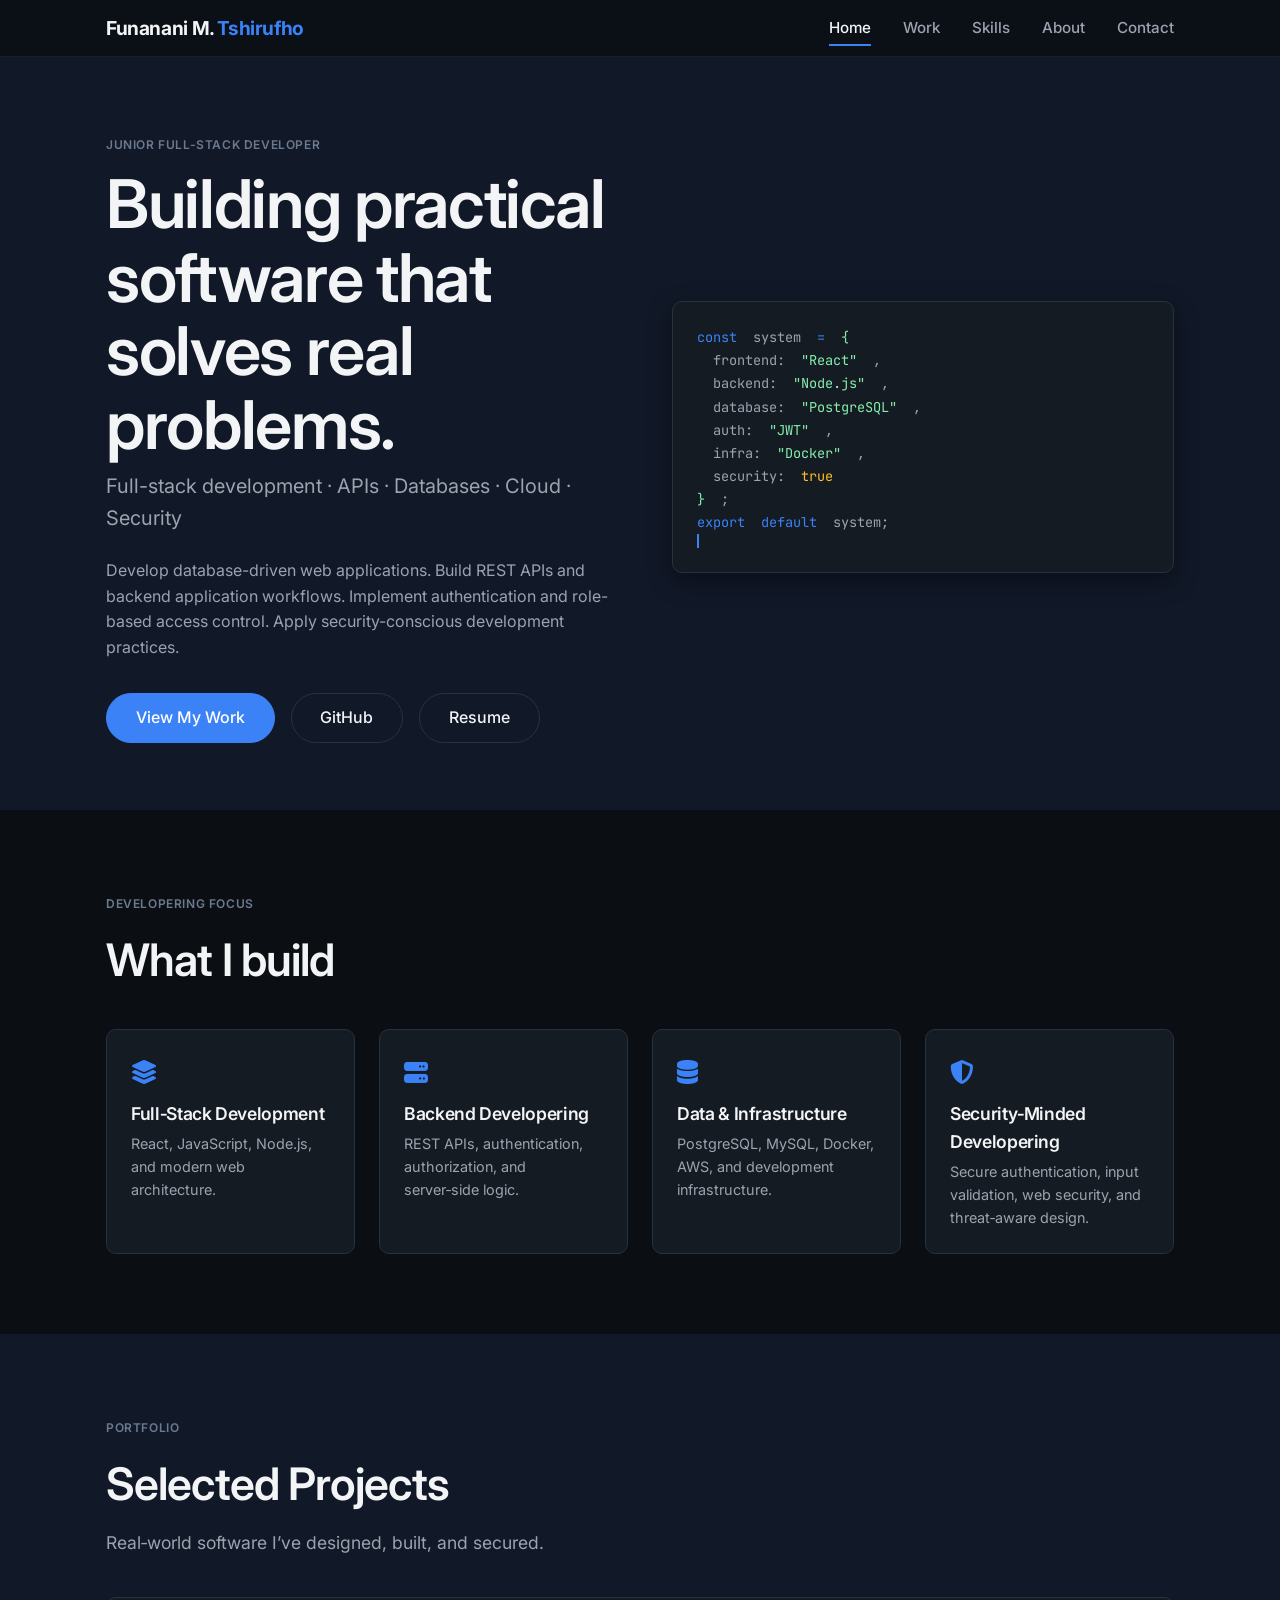
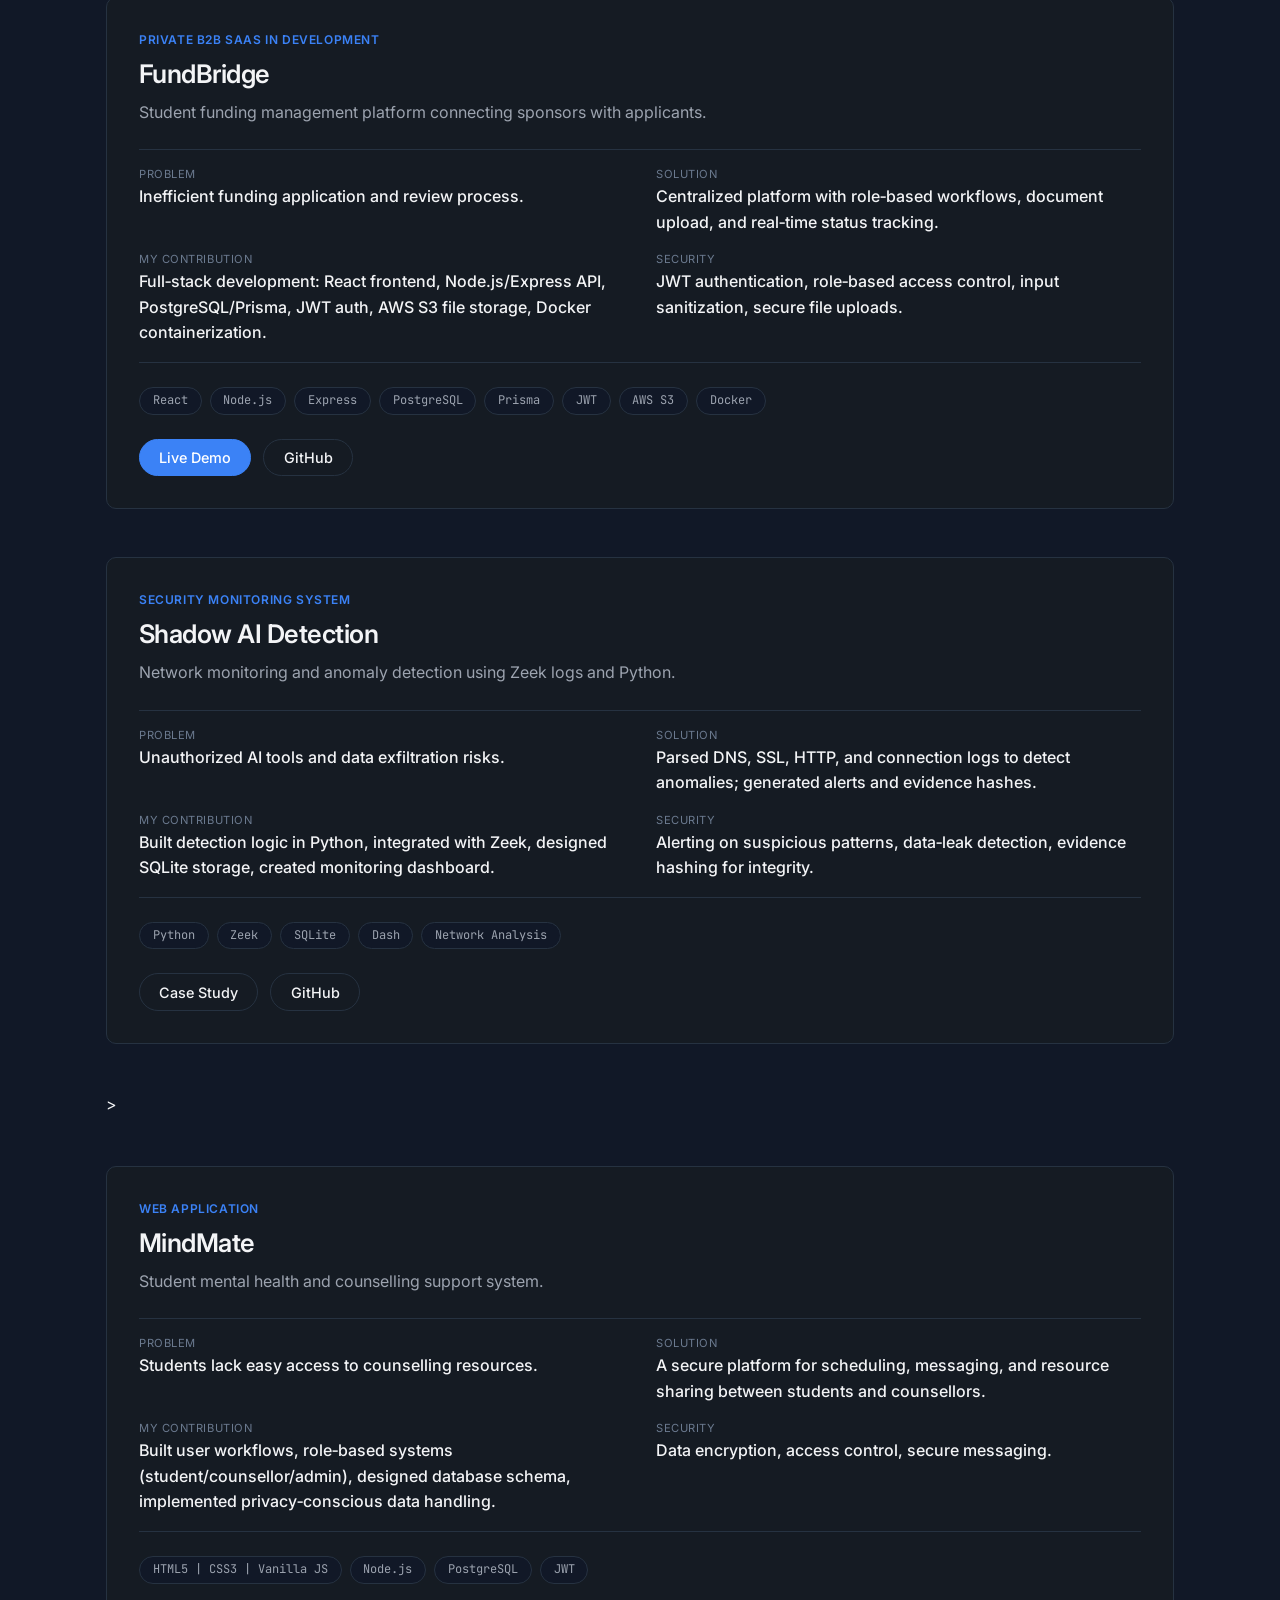
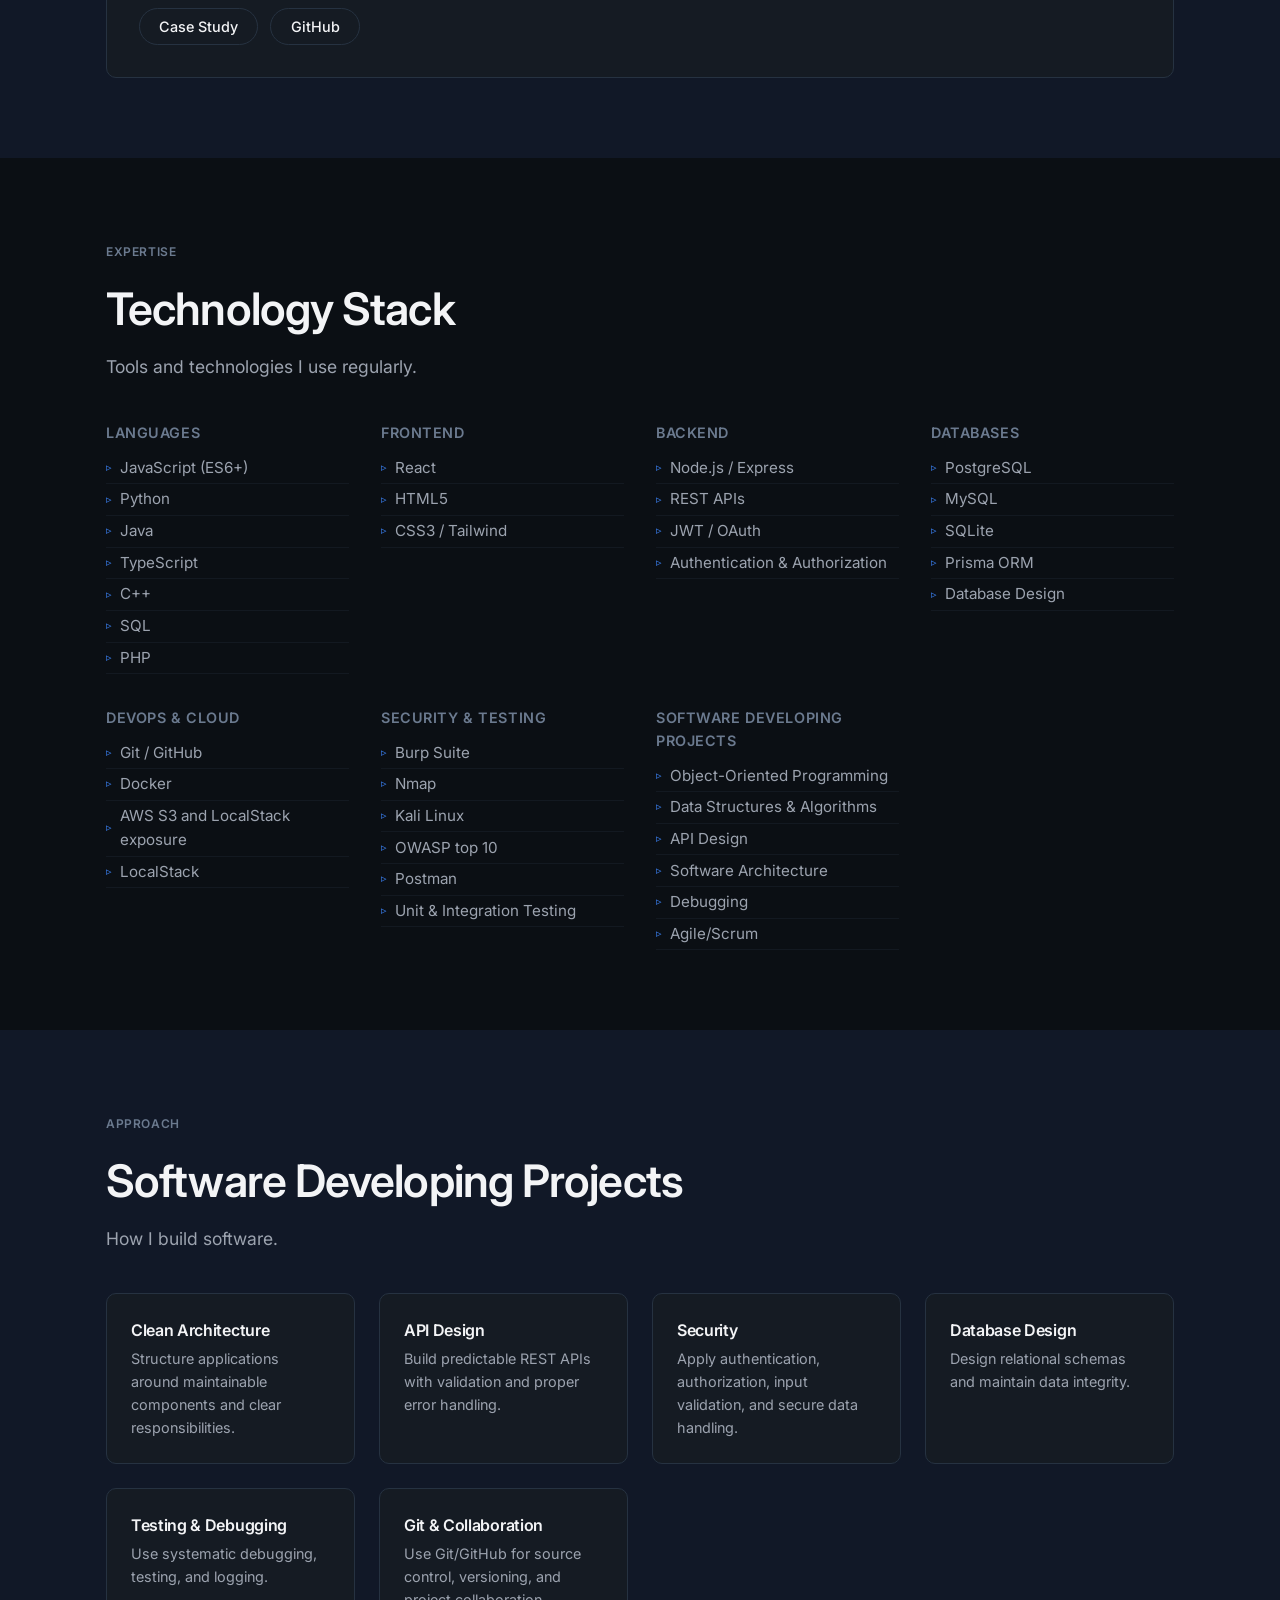
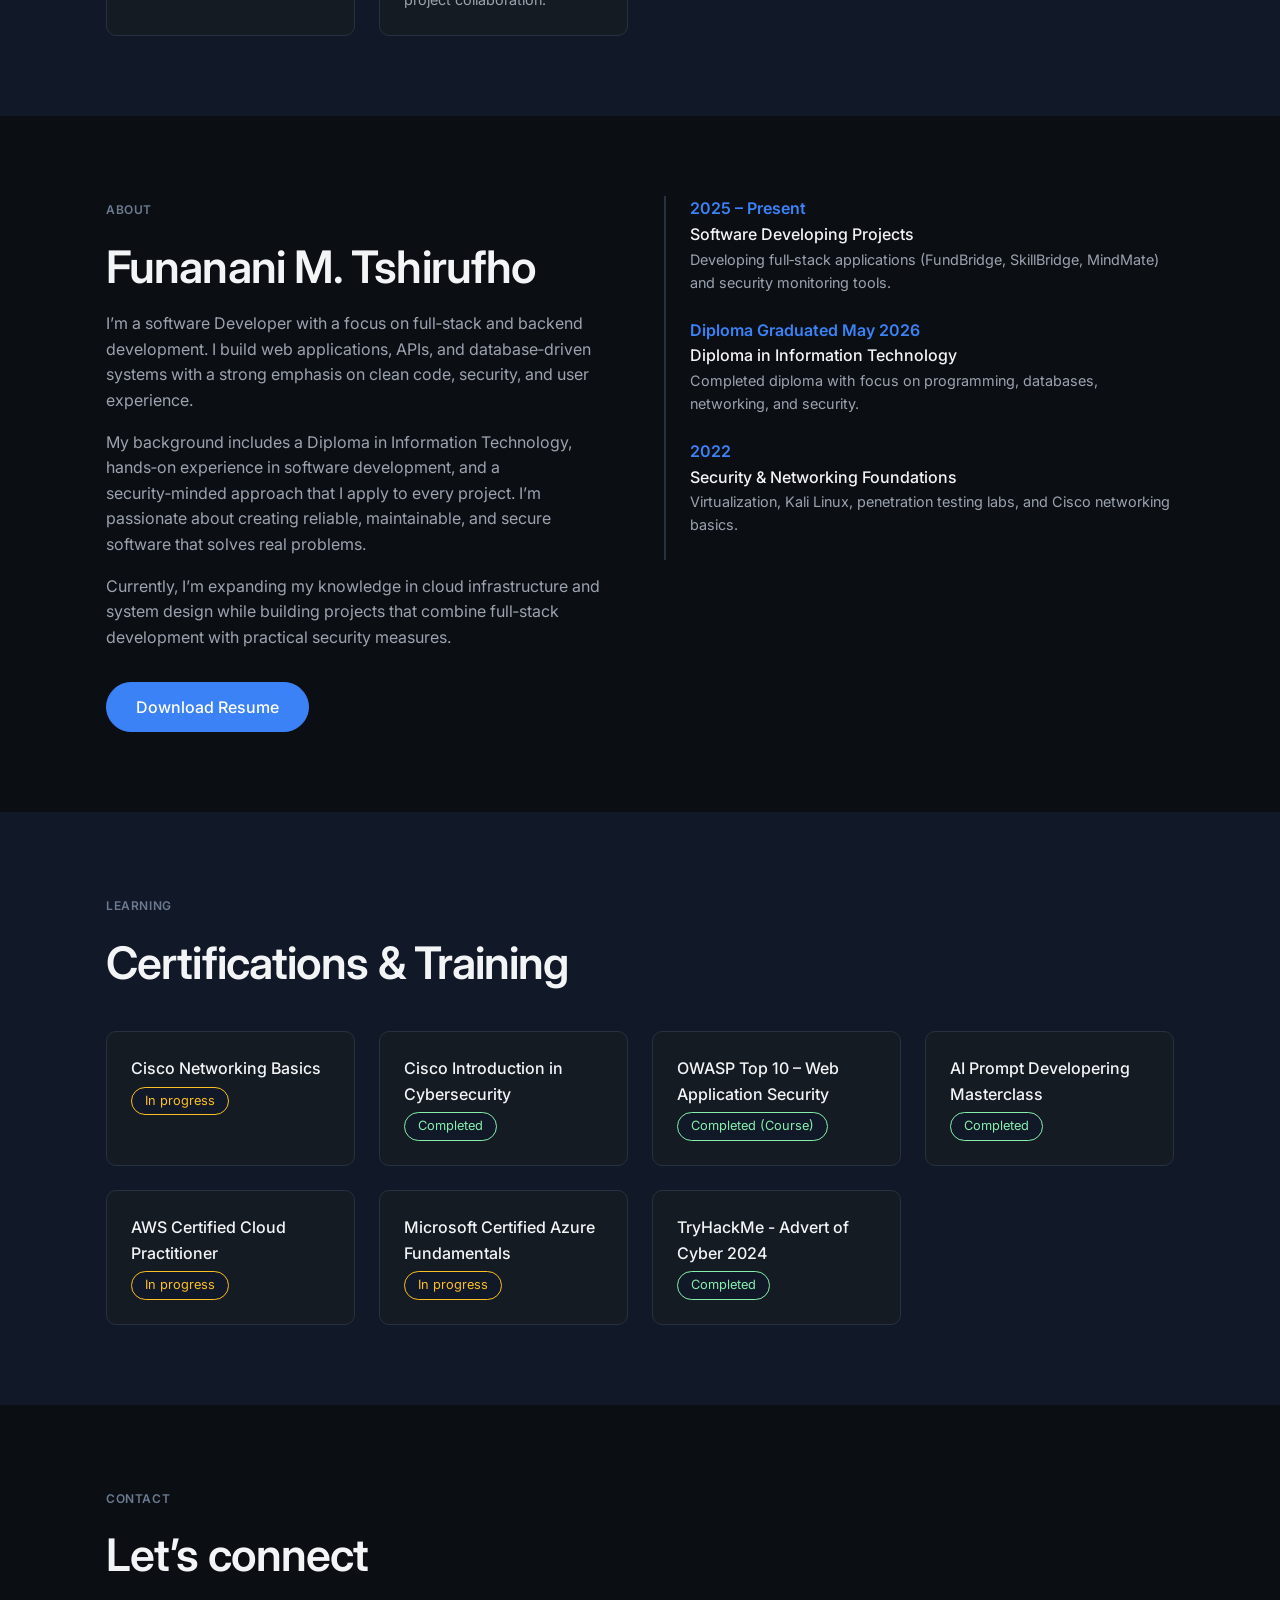
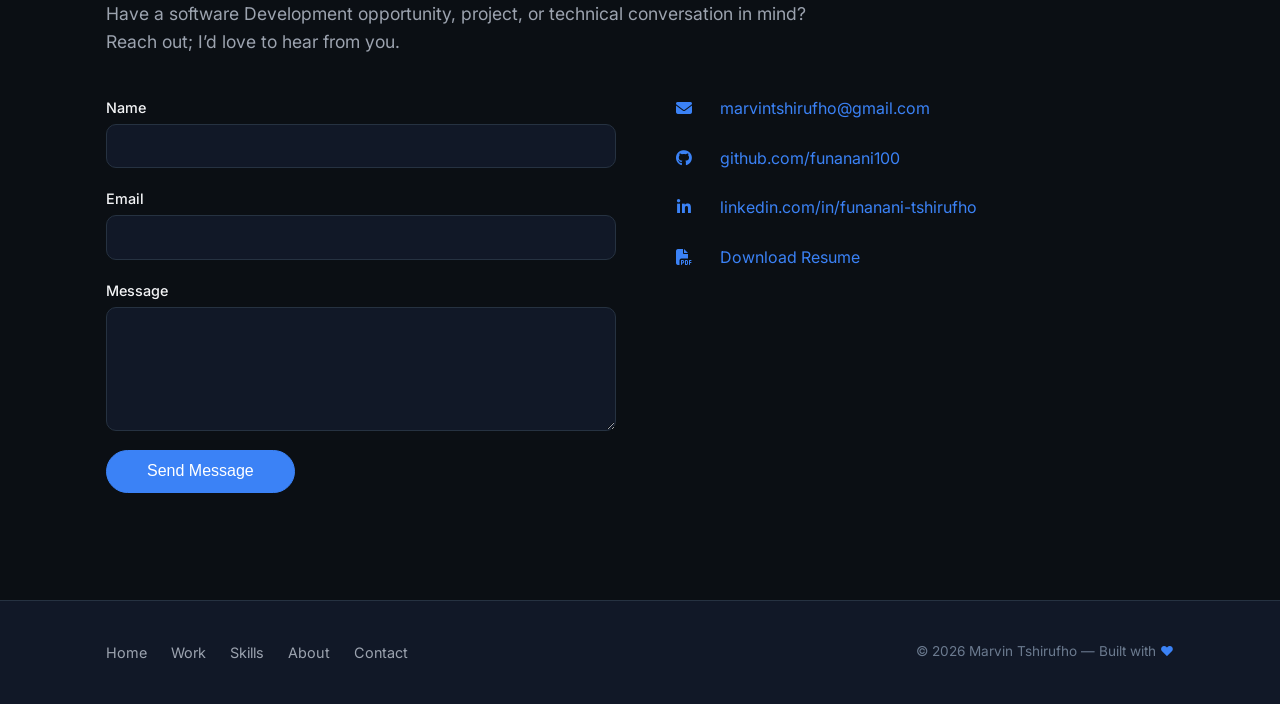
<file: index.html>
<!DOCTYPE html>
<html lang="en">
<head>
  <meta charset="UTF-8" />
  <meta name="viewport" content="width=device-width, initial-scale=1.0" />
  <title>Marvin Tshirufho; Junior Full-Stack Developer</title>
  <meta name="description" content="Software Developer building full-stack applications, backend systems, and secure web solutions." />
  <meta name="author" content="Marvin Tshirufho" />
  <meta name="robots" content="index, follow" />

  <!-- Open Graph -->
  <meta property="og:title" content="Marvin Tshirufho; Software Developer" />
  <meta property="og:description" content="Full-stack developer with a security mindset. Building APIs, databases, and cloud-native systems." />
  <meta property="og:type" content="website" />

  <!-- Fonts -->
  <link rel="preconnect" href="https://fonts.googleapis.com" />
  <link rel="preconnect" href="https://fonts.gstatic.com" crossorigin />
  <link href="https://fonts.googleapis.com/css2?family=Inter:ital,opsz,wght@0,14..32,100..900;1,14..32,100..900&family=JetBrains+Mono:wght@400;500;600&display=swap" rel="stylesheet" />

  <!-- Font Awesome (optional, but keep for icons) -->
  <link rel="stylesheet" href="https://cdnjs.cloudflare.com/ajax/libs/font-awesome/6.5.0/css/all.min.css" />
    <!-- Stylesheet -->
    <link rel="stylesheet" href="styles.css" />
    

</head>

<body>

  <!-- ===== HEADER ===== -->
  <header>
    <div class="container header-inner">
      <a href="#" class="logo">Funanani M.<span> Tshirufho</span></a>
      <nav id="main-nav" aria-label="Main navigation">
        <a href="#home" aria-current="page">Home</a>
        <a href="#work">Work</a>
        <a href="#skills">Skills</a>
        <a href="#about">About</a>
        <a href="#contact">Contact</a>
      </nav>
      <button class="nav-toggle" id="navToggle" aria-expanded="false" aria-controls="main-nav" aria-label="Toggle navigation">
        <i class="fas fa-bars" aria-hidden="true"></i>
      </button>
    </div>
  </header>

  <!-- ===== HERO ===== -->
  <section class="hero" id="home">
    <div class="container hero-content">
      <div class="hero-text">
        <span class="section-label">Junior Full-Stack Developer</span>
        <h1>Building practical software that solves real problems.</h1>
        <p class="hero-tagline">Full-stack development · APIs · Databases · Cloud · Security</p>
        <p>
          Develop database-driven web applications.
          Build REST APIs and backend application workflows.
          Implement authentication and role-based access control.
          Apply security-conscious development practices.
        </p>
        <div class="hero-actions">
          <a href="#work" class="btn btn-primary">View My Work</a>
          <a href="https://github.com/funanani100" target="_blank" rel="noopener noreferrer" class="btn btn-outline">GitHub</a>
          <a href="assets/documents/Funanani_Tshirufho_Software_Developer_CV.pdf" class="btn btn-outline">Resume</a>
        </div>
      </div>
      <div class="hero-visual" aria-hidden="true">
        <div class="line"><span class="hl">const</span> system <span class="hl">=</span> <span class="str">{</span></div>
        <div class="line">&nbsp;&nbsp;frontend: <span class="str">"React"</span>,</div>
        <div class="line">&nbsp;&nbsp;backend: <span class="str">"Node.js"</span>,</div>
        <div class="line">&nbsp;&nbsp;database: <span class="str">"PostgreSQL"</span>,</div>
        <div class="line">&nbsp;&nbsp;auth: <span class="str">"JWT"</span>,</div>
        <div class="line">&nbsp;&nbsp;infra: <span class="str">"Docker"</span>,</div>
        <div class="line">&nbsp;&nbsp;security: <span class="num">true</span></div>
        <div class="line"><span class="str">}</span>;</div>
        <div class="line"><span class="hl">export</span> <span class="hl">default</span> system;</div>
        <div class="line"><span class="cursor"></span></div>
      </div>
    </div>
  </section>

  <!-- ===== DeveloperING SNAPSHOT ===== -->
  <section>
    <div class="container">
      <span class="section-label">Developering focus</span>
      <h2 class="section-title">What I build</h2>
      <div class="snapshot-grid">
        <div class="snapshot-card reveal">
          <span class="icon"><i class="fas fa-layer-group"></i></span>
          <h3>Full‑Stack Development</h3>
          <p>React, JavaScript, Node.js, and modern web architecture.</p>
        </div>
        <div class="snapshot-card reveal">
          <span class="icon"><i class="fas fa-server"></i></span>
          <h3>Backend Developering</h3>
          <p>REST APIs, authentication, authorization, and server‑side logic.</p>
        </div>
        <div class="snapshot-card reveal">
          <span class="icon"><i class="fas fa-database"></i></span>
          <h3>Data &amp; Infrastructure</h3>
          <p>PostgreSQL, MySQL, Docker, AWS, and development infrastructure.</p>
        </div>
        <div class="snapshot-card reveal">
          <span class="icon"><i class="fas fa-shield-alt"></i></span>
          <h3>Security‑Minded Developering</h3>
          <p>Secure authentication, input validation, web security, and threat‑aware design.</p>
        </div>
      </div>
    </div>
  </section>

  <!-- ===== SELECTED WORK ===== -->
  <section id="work" style="background: var(--bg-secondary);">
    <div class="container">
      <span class="section-label">Portfolio</span>
      <h2 class="section-title">Selected Projects</h2>
      <p class="section-subtitle">Real‑world software I’ve designed, built, and secured.</p>

      <div class="projects-grid">

        <!-- FundBridge -->
        <article class="project-card reveal">
          <div class="card-body">
            <div class="category">Private B2B SaaS in development</div>
            <h3>FundBridge</h3>
            <p class="project-description">
              Student funding management platform connecting sponsors with applicants.
            </p>
            <div class="project-details">
              <div class="detail-item">
                <span class="label">Problem</span>
                <span class="value">Inefficient funding application and review process.</span>
              </div>
              <div class="detail-item">
                <span class="label">Solution</span>
                <span class="value">Centralized platform with role‑based workflows, document upload, and real‑time status tracking.</span>
              </div>
              <div class="detail-item">
                <span class="label">My contribution</span>
                <span class="value">Full‑stack development: React frontend, Node.js/Express API, PostgreSQL/Prisma, JWT auth, AWS S3 file storage, Docker containerization.</span>
              </div>
              <div class="detail-item">
                <span class="label">Security</span>
                <span class="value">JWT authentication, role‑based access control, input sanitization, secure file uploads.</span>
              </div>
            </div>
            <div class="tech-tags">
              <span>React</span><span>Node.js</span><span>Express</span><span>PostgreSQL</span><span>Prisma</span><span>JWT</span><span>AWS S3</span><span>Docker</span>
            </div>
            <div class="actions">
              <a href="#" class="btn btn-primary">Live Demo</a>
              <a href="https://github.com/funanani100/fundbridge" target="_blank" rel="noopener noreferrer" class="btn btn-outline">GitHub</a>
            </div>
          </div>
        </article>

        <!-- Shadow AI Detection -->
        <article class="project-card reveal">
          <div class="card-body">
            <div class="category">Security Monitoring System</div>
            <h3>Shadow AI Detection</h3>
            <p class="project-description">
              Network monitoring and anomaly detection using Zeek logs and Python.
            </p>
            <div class="project-details">
              <div class="detail-item">
                <span class="label">Problem</span>
                <span class="value">Unauthorized AI tools and data exfiltration risks.</span>
              </div>
              <div class="detail-item">
                <span class="label">Solution</span>
                <span class="value">Parsed DNS, SSL, HTTP, and connection logs to detect anomalies; generated alerts and evidence hashes.</span>
              </div>
              <div class="detail-item">
                <span class="label">My contribution</span>
                <span class="value">Built detection logic in Python, integrated with Zeek, designed SQLite storage, created monitoring dashboard.</span>
              </div>
              <div class="detail-item">
                <span class="label">Security</span>
                <span class="value">Alerting on suspicious patterns, data‑leak detection, evidence hashing for integrity.</span>
              </div>
            </div>
            <div class="tech-tags">
              <span>Python</span><span>Zeek</span><span>SQLite</span><span>Dash</span><span>Network Analysis</span>
            </div>
            <div class="actions">
              <a href="shadow-ai-case-study.html" class="btn btn-outline">Case Study</a>
              <a href="https://github.com/funanani100/shadow-ai" target="_blank" rel="noopener noreferrer" class="btn btn-outline">GitHub</a>
            </div>
          </div>
        </article>
>

        <!-- MindMate -->
        <article class="project-card reveal">
          <div class="card-body">
            <div class="category">Web Application</div>
            <h3>MindMate</h3>
            <p class="project-description">
              Student mental health and counselling support system.
            </p>
            <div class="project-details">
              <div class="detail-item">
                <span class="label">Problem</span>
                <span class="value">Students lack easy access to counselling resources.</span>
              </div>
              <div class="detail-item">
                <span class="label">Solution</span>
                <span class="value">A secure platform for scheduling, messaging, and resource sharing between students and counsellors.</span>
              </div>
              <div class="detail-item">
                <span class="label">My contribution</span>
                <span class="value">Built user workflows, role‑based systems (student/counsellor/admin), designed database schema, implemented privacy‑conscious data handling.</span>
              </div>
              <div class="detail-item">
                <span class="label">Security</span>
                <span class="value">Data encryption, access control, secure messaging.</span>
              </div>
            </div>
            <div class="tech-tags">
              <span>HTML5 | CSS3 | Vanilla JS</span><span>Node.js</span><span>PostgreSQL</span><span>JWT</span>
            </div>
            <div class="actions">
              <a href="#" class="btn btn-outline">Case Study</a>
              <a href="https://github.com/Funanani100/student-mental-health-support-system" target="_blank" rel="noopener noreferrer" class="btn btn-outline">GitHub</a>
            </div>
          </div>
        </article>

      </div>
    </div>
  </section>

  <!-- ===== TECHNOLOGY STACK ===== -->
  <section id="skills">
    <div class="container">
      <span class="section-label">Expertise</span>
      <h2 class="section-title">Technology Stack</h2>
      <p class="section-subtitle">Tools and technologies I use regularly.</p>

      <div class="stack-grid">
        <div class="stack-category">
          <h4>Languages</h4>
          <ul>
            <li>JavaScript (ES6+)</li>
            <li>Python</li>
            <li>Java</li>
            <li>TypeScript</li>
            <li>C++</li>
            <li>SQL</li>
            <li>PHP</li>
          </ul>
        </div>
        <div class="stack-category">
          <h4>Frontend</h4>
          <ul>
            <li>React</li>
            <li>HTML5</li>
            <li>CSS3 / Tailwind</li>
          </ul>
        </div>
        <div class="stack-category">
          <h4>Backend</h4>
          <ul>
            <li>Node.js / Express</li>
            <li>REST APIs</li>
            <li>JWT / OAuth</li>
            <li>Authentication & Authorization </li>
          </ul>
        </div>
        <div class="stack-category">
          <h4>Databases</h4>
          <ul>
            <li>PostgreSQL</li>
            <li>MySQL</li>
            <li>SQLite</li>
            <li>Prisma ORM</li>
            <li>Database Design</li>
          </ul>
        </div>
        <div class="stack-category">
          <h4>DevOps &amp; Cloud</h4>
          <ul>
            <li>Git / GitHub</li>
            <li>Docker</li>
            <li>AWS S3 and LocalStack exposure</li>
            <li>LocalStack</li>
          </ul>
        </div>
        <div class="stack-category">
          <h4>Security &amp; Testing</h4>
          <ul>
            <li>Burp Suite</li>
            <li>Nmap</li>
            <li>Kali Linux</li>
            <li>OWASP top 10</li>
            <li>Postman</li>
            <li>Unit & Integration Testing</li>
          </ul>
        </div>
        <div class="stack-category">
          <h4>Software Developing Projects</h4>
          <ul>
            <li>Object-Oriented Programming</li>
            <li>Data Structures & Algorithms</li>
            <li>API Design</li>
            <li>Software Architecture</li>
            <li>Debugging</li>
            <li>Agile/Scrum</li>
          </ul>
        </div>
      </div>
    </div>
  </section>

  <!-- ===== DeveloperING PRACTICES ===== -->
  <section style="background: var(--bg-secondary);">
    <div class="container">
      <span class="section-label">Approach</span>
      <h2 class="section-title">Software Developing Projects</h2>
      <p class="section-subtitle">How I build software.</p>
      <div class="practices-grid">
        <div class="practice-card reveal">
          <h4>Clean Architecture</h4>
          <p>Structure applications around maintainable components and clear responsibilities.</p>
        </div>
        <div class="practice-card reveal">
          <h4>API Design</h4>
          <p>Build predictable REST APIs with validation and proper error handling.</p>
        </div>
        <div class="practice-card reveal">
          <h4>Security</h4>
          <p>Apply authentication, authorization, input validation, and secure data handling.</p>
        </div>
        <div class="practice-card reveal">
          <h4>Database Design</h4>
          <p>Design relational schemas and maintain data integrity.</p>
        </div>
        <div class="practice-card reveal">
          <h4>Testing &amp; Debugging</h4>
          <p>Use systematic debugging, testing, and logging.</p>
        </div>
        <div class="practice-card reveal">
          <h4>Git &amp; Collaboration</h4>
          <p>Use Git/GitHub for source control, versioning, and project collaboration.</p>
        </div>
      </div>
    </div>
  </section>

  <!-- ===== ABOUT ===== -->
  <section id="about">
    <div class="container about-grid">
      <div class="about-text reveal">
        <span class="section-label">About</span>
        <h2>Funanani M. Tshirufho</h2>
        <p>
          I’m a software Developer with a focus on full‑stack and backend development.
          I build web applications, APIs, and database‑driven systems with a strong
          emphasis on clean code, security, and user experience.
        </p>
        <p>
          My background includes a Diploma in Information Technology, hands‑on
          experience in software development, and a security‑minded approach
          that I apply to every project. I’m passionate about creating reliable,
          maintainable, and secure software that solves real problems.
        </p>
        <p>
          Currently, I’m expanding my knowledge in cloud infrastructure and
          system design while building projects that combine full‑stack
          development with practical security measures.
        </p>
        <a href="assets/documents/Funanani_Tshirufho_Software_Developer_CV.pdf" class="btn btn-primary" style="margin-top: 1rem;">Download Resume</a>
      </div>

      <div class="about-timeline reveal">
        <div class="tl-item">
          <div class="tl-year">2025 – Present</div>
          <div class="tl-title">Software Developing Projects</div>
          <div class="tl-desc">Developing full‑stack applications (FundBridge, SkillBridge, MindMate) and security monitoring tools.</div>
        </div>
        <div class="tl-item">
          <div class="tl-year">Diploma Graduated May 2026</div>
          <div class="tl-title">Diploma in Information Technology</div>
          <div class="tl-desc">Completed diploma with focus on programming, databases, networking, and security.</div>
        </div>
        <div class="tl-item">
          <div class="tl-year">2022</div>
          <div class="tl-title">Security &amp; Networking Foundations</div>
          <div class="tl-desc">Virtualization, Kali Linux, penetration testing labs, and Cisco networking basics.</div>
        </div>
      </div>
    </div>
  </section>

  <!-- ===== CERTIFICATIONS ===== -->
  <section style="background: var(--bg-secondary);">
    <div class="container">
      <span class="section-label">Learning</span>
      <h2 class="section-title">Certifications &amp; Training</h2>
      <div class="certs-grid">
        <div class="cert-card reveal">
          <span class="cert-name">Cisco Networking Basics</span>
          <span class="cert-status in-progress">In progress</span>
        </div>
        <div class="cert-card reveal">
          <span class="cert-name">Cisco Introduction in Cybersecurity</span>
          <span class="cert-status completed">Completed</span>
        </div>
        <div class="cert-card reveal">
          <span class="cert-name">OWASP Top 10 – Web Application Security</span>
          <span class="cert-status completed">Completed (Course)</span>
        </div>
        <div class="cert-card reveal">
          <span class="cert-name">AI Prompt Developering Masterclass</span>
          <span class="cert-status completed">Completed</span>
      </div>
      <div class="cert-card reveal">
          <span class="cert-name">AWS Certified Cloud Practitioner</span>
          <span class="cert-status in-progress">In progress</span>
      </div>
      <div class="cert-card reveal">
          <span class="cert-name">Microsoft Certified Azure Fundamentals</span>
          <span class="cert-status in-progress">In progress</span>
      </div>
      <div class="cert-card reveal">
          <span class="cert-name">TryHackMe - Advert of Cyber 2024</span>
          <span class="cert-status completed">Completed</span>
      </div>
    </div>
  </section>

  <!-- ===== CONTACT ===== -->
  <section id="contact">
    <div class="container">
      <span class="section-label">Contact</span>
      <h2 class="section-title">Let’s connect</h2>
      <p class="section-subtitle">
        Have a software Development opportunity, project, or technical conversation in mind?
        Reach out; I’d love to hear from you.
      </p>

      <div class="contact-grid">
        <!-- Form (uses Formspree as example, replace with your endpoint) -->
        <form class="contact-form" id="contactForm" action="https://formspree.io/f/mnpprzpa" method="POST">
          <div class="form-group">
            <label for="name">Name</label>
            <input type="text" id="name" name="name" required aria-required="true" />
          </div>
          <div class="form-group">
            <label for="email">Email</label>
            <input type="email" id="email" name="email" required aria-required="true" />
          </div>
          <div class="form-group">
            <label for="message">Message</label>
            <textarea id="message" name="message" rows="5" required aria-required="true"></textarea>
          </div>
          <button type="submit" class="btn btn-primary">Send Message</button>
          <div id="formFeedback" aria-live="polite" style="margin-top: 0.5rem;"></div>
        </form>

        <div class="contact-info">
          <div class="contact-item">
            <span class="icon"><i class="fas fa-envelope"></i></span>
            <a href="mailto:mrvnmunyai@gmail.com">marvintshirufho@gmail.com</a>
          </div>
          <div class="contact-item">
            <span class="icon"><i class="fab fa-github"></i></span>
            <a href="https://github.com/funanani100" target="_blank" rel="noopener noreferrer">github.com/funanani100</a>
          </div>
          <div class="contact-item">
            <span class="icon"><i class="fab fa-linkedin-in"></i></span>
            <a href="https://linkedin.com/in/funanani-tshirufho" target="_blank" rel="noopener noreferrer">linkedin.com/in/funanani-tshirufho</a>
          </div>
          <div class="contact-item">
            <span class="icon"><i class="fas fa-file-pdf"></i></span>
            <a href="assets/documents/Funanani_Tshirufho_Software_Developer_CV.pdf" target="_blank" rel="noopener noreferrer">Download Resume</a>
          </div>
        </div>
      </div>
    </div>
  </section>

  <!-- ===== FOOTER ===== -->
  <footer>
    <div class="container footer-inner">
      <div class="footer-links">
        <a href="#home">Home</a>
        <a href="#work">Work</a>
        <a href="#skills">Skills</a>
        <a href="#about">About</a>
        <a href="#contact">Contact</a>
      </div>
      <div class="footer-copy">
        &copy; 2026 Marvin Tshirufho &mdash; Built with <span style="color: var(--accent);">&#9829;</span>
      </div>
    </div>
  </footer>

  <script src="script.js"></script>

</body>
</html>
</file>
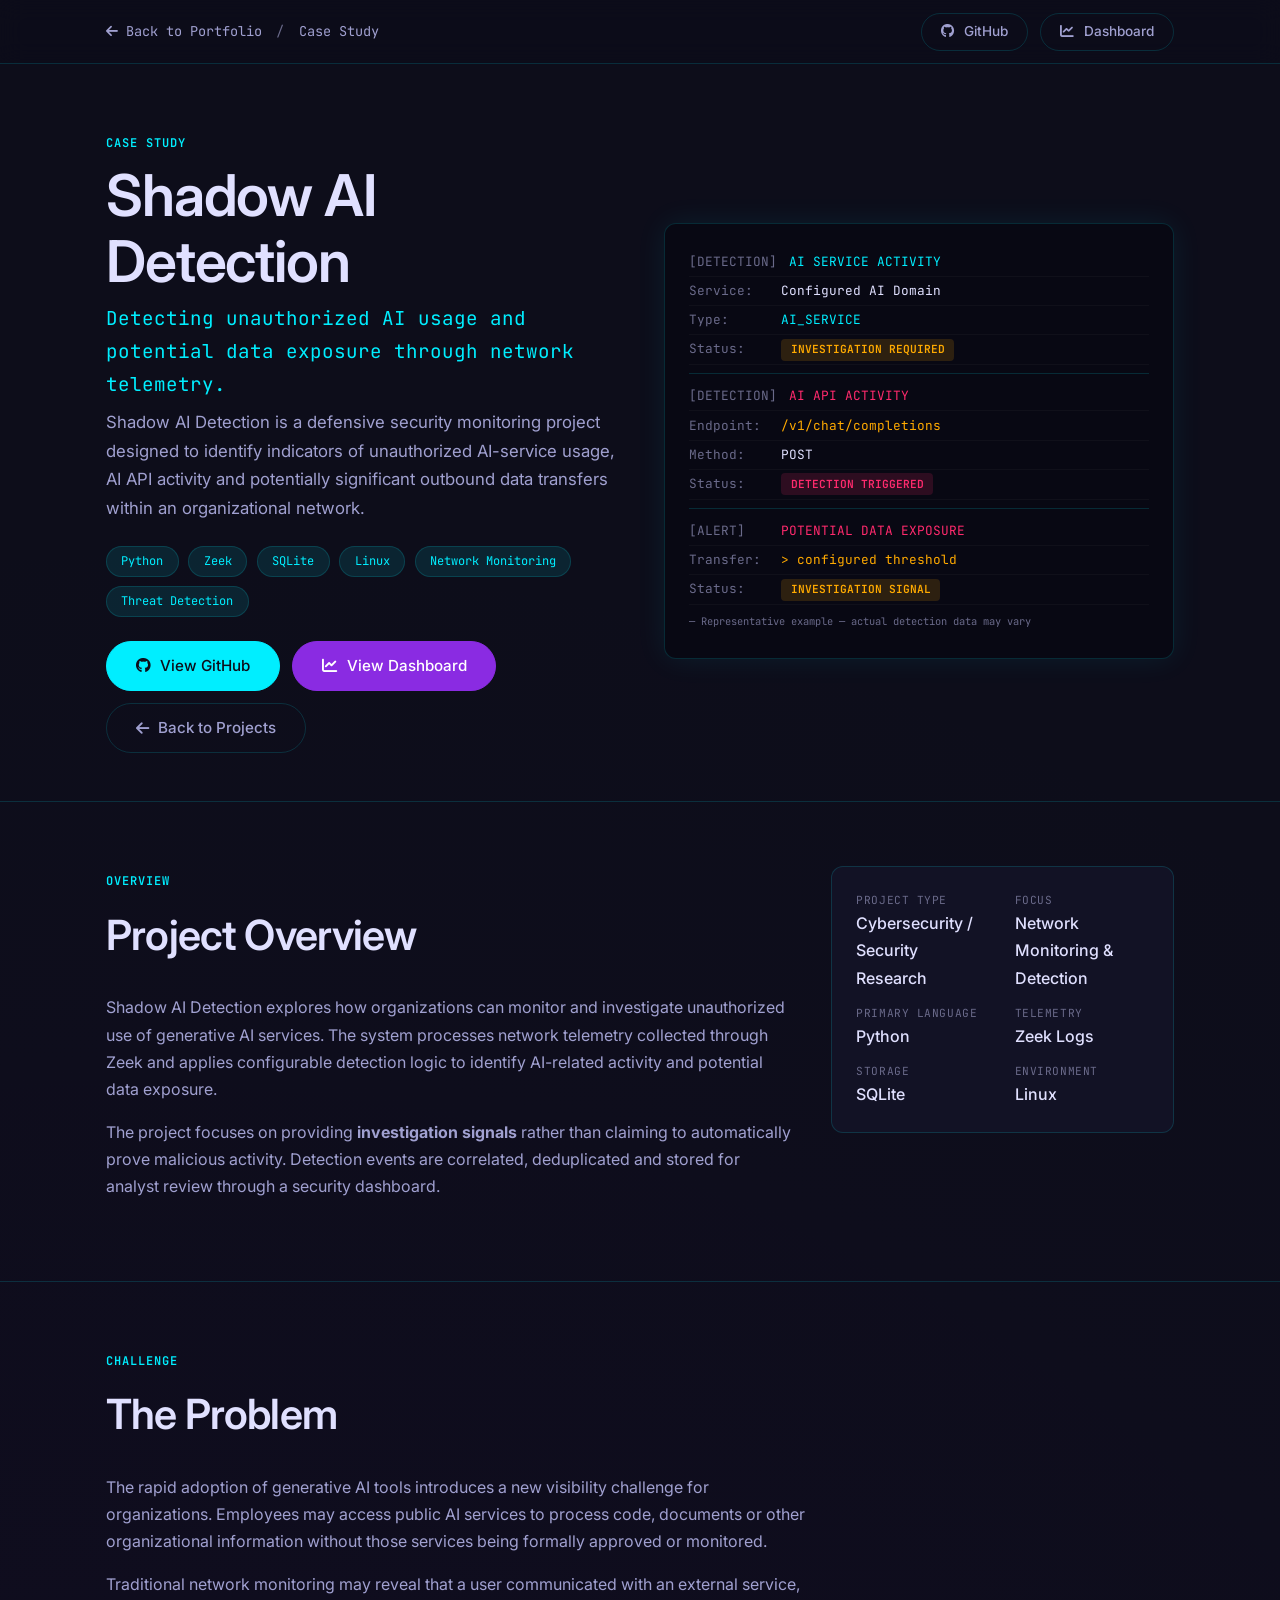
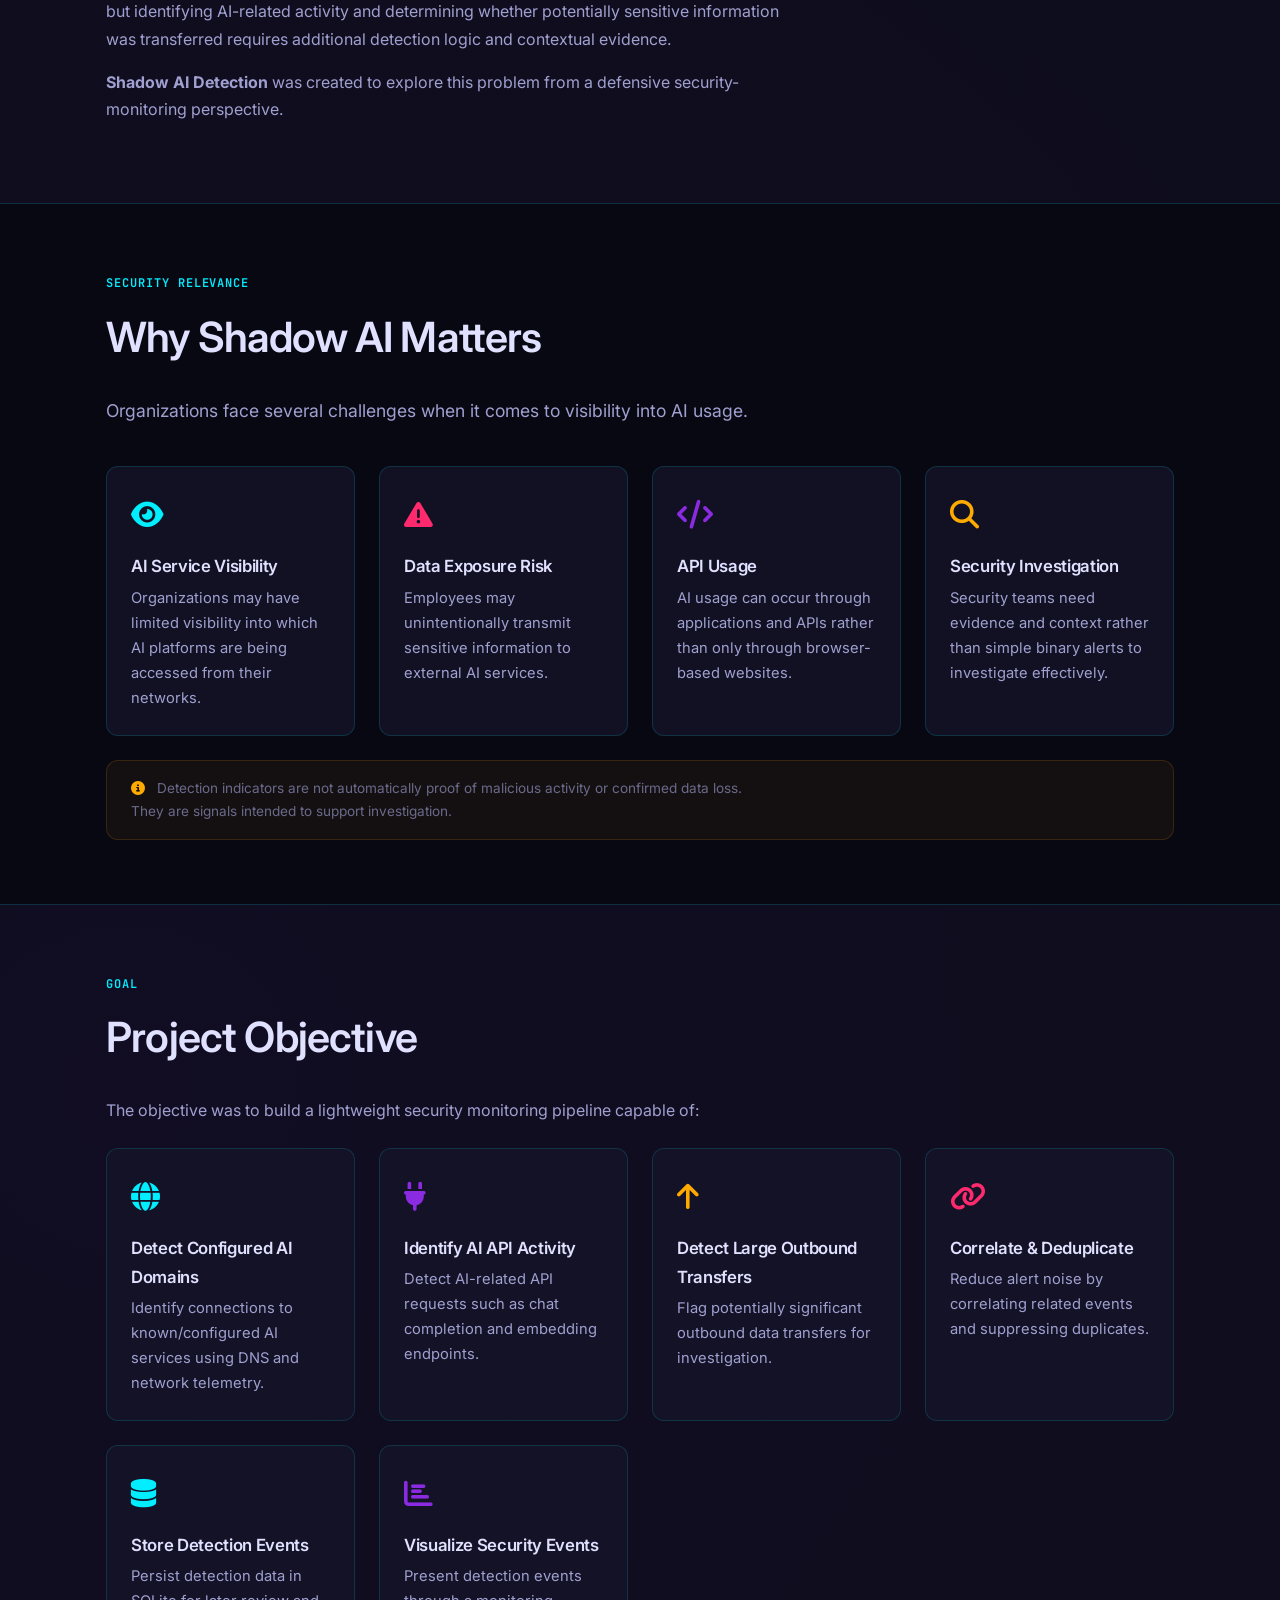
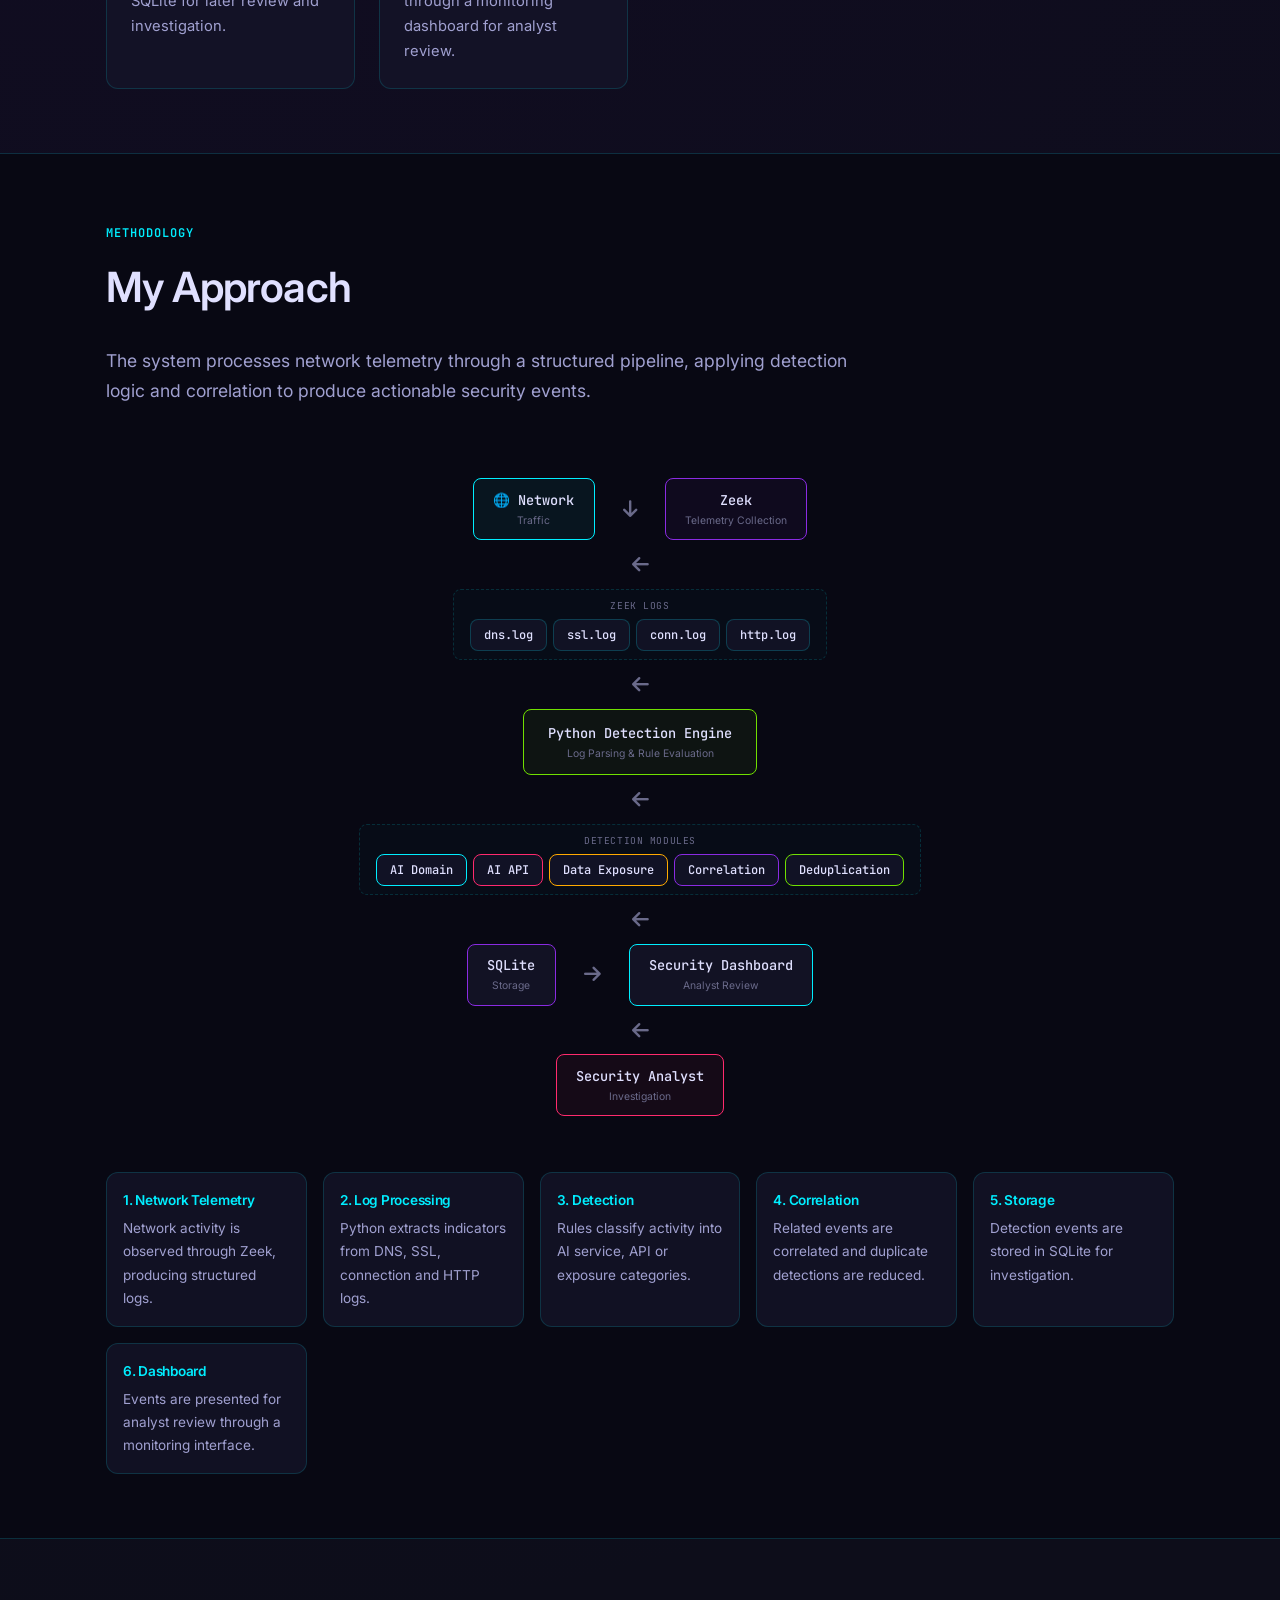
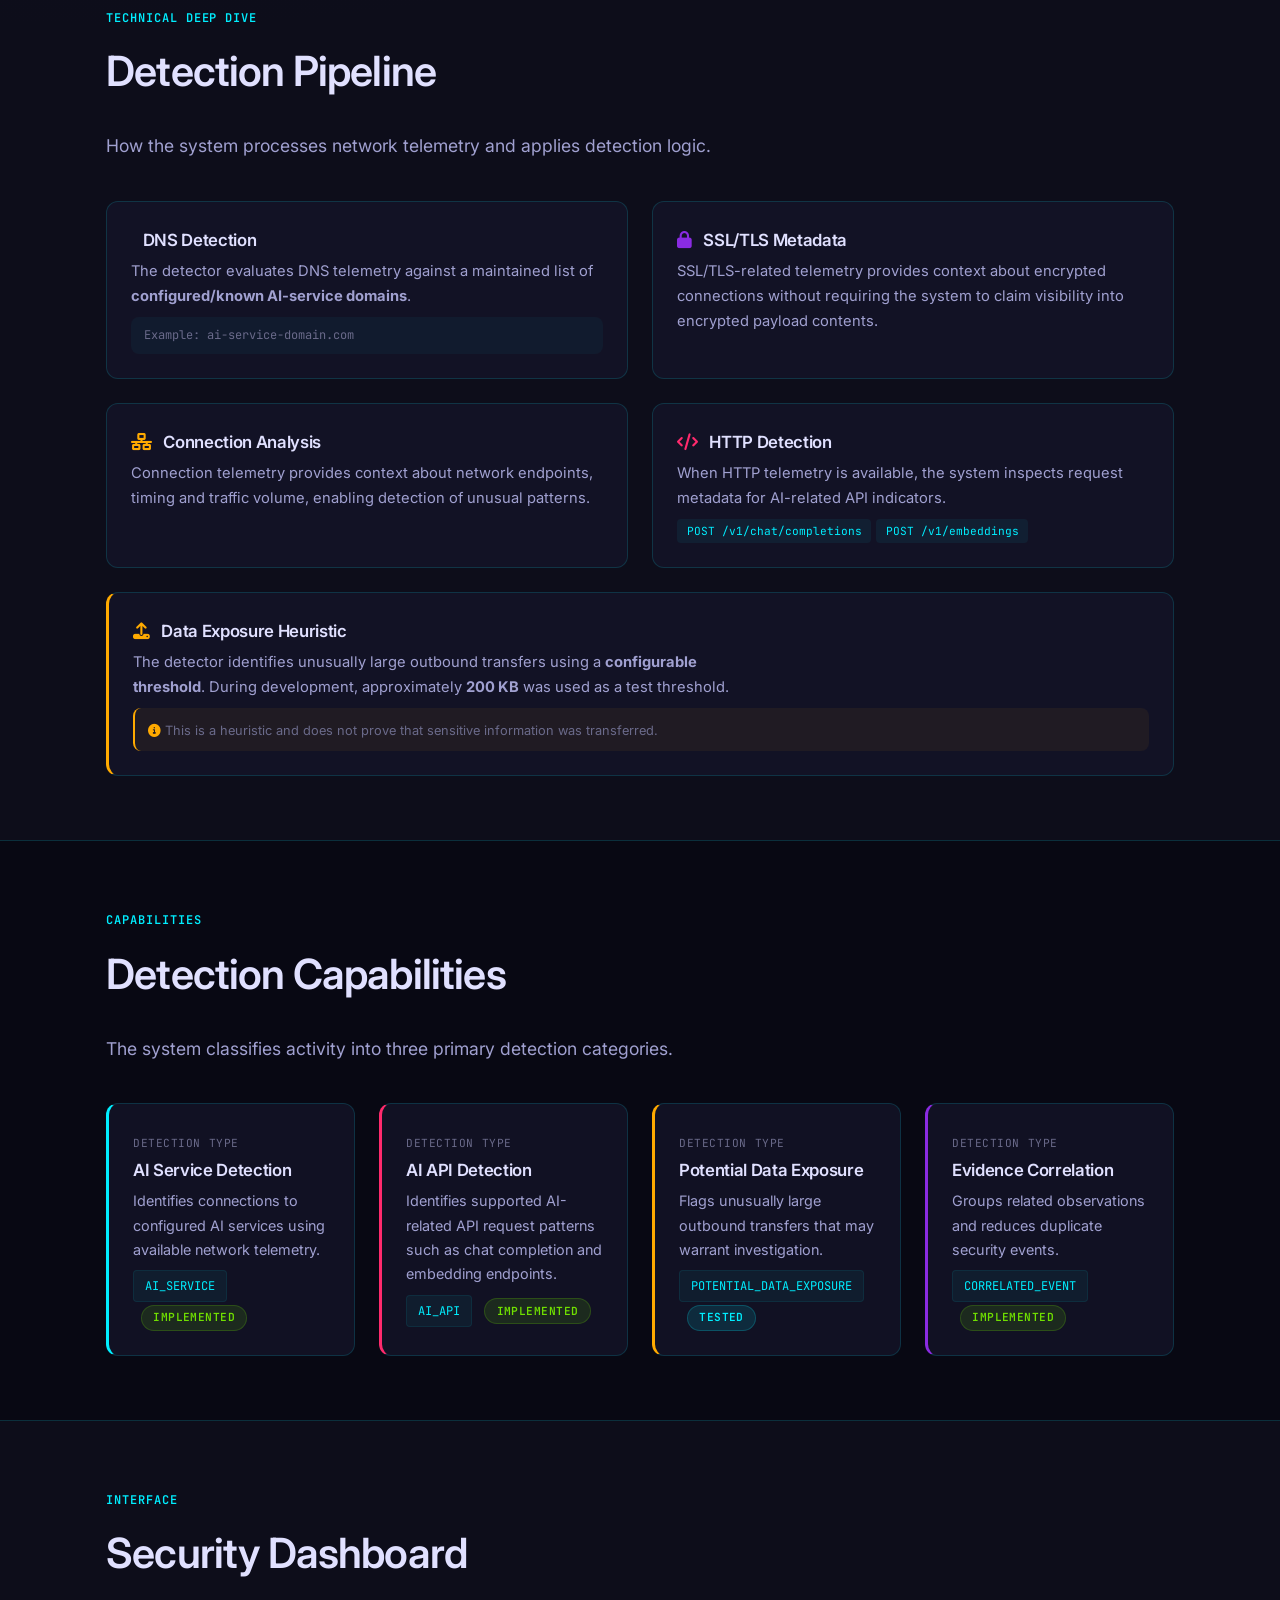
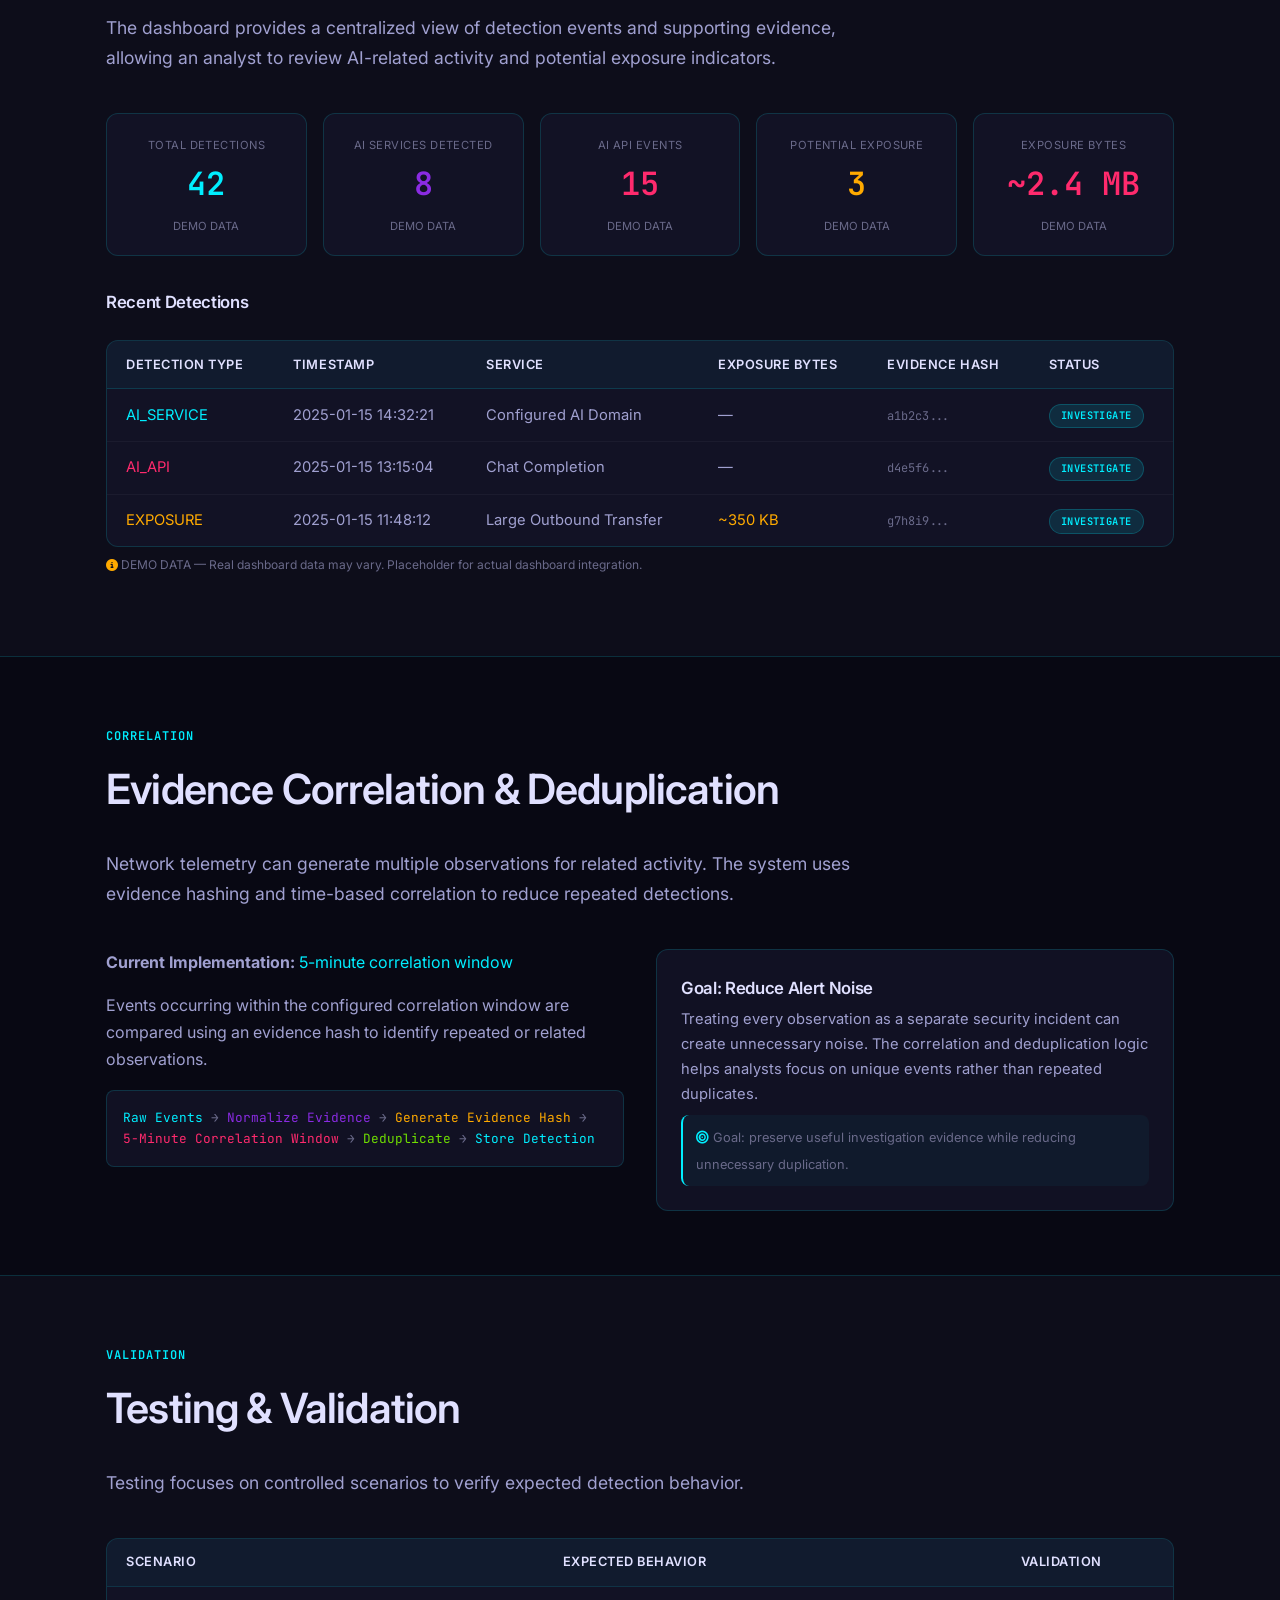
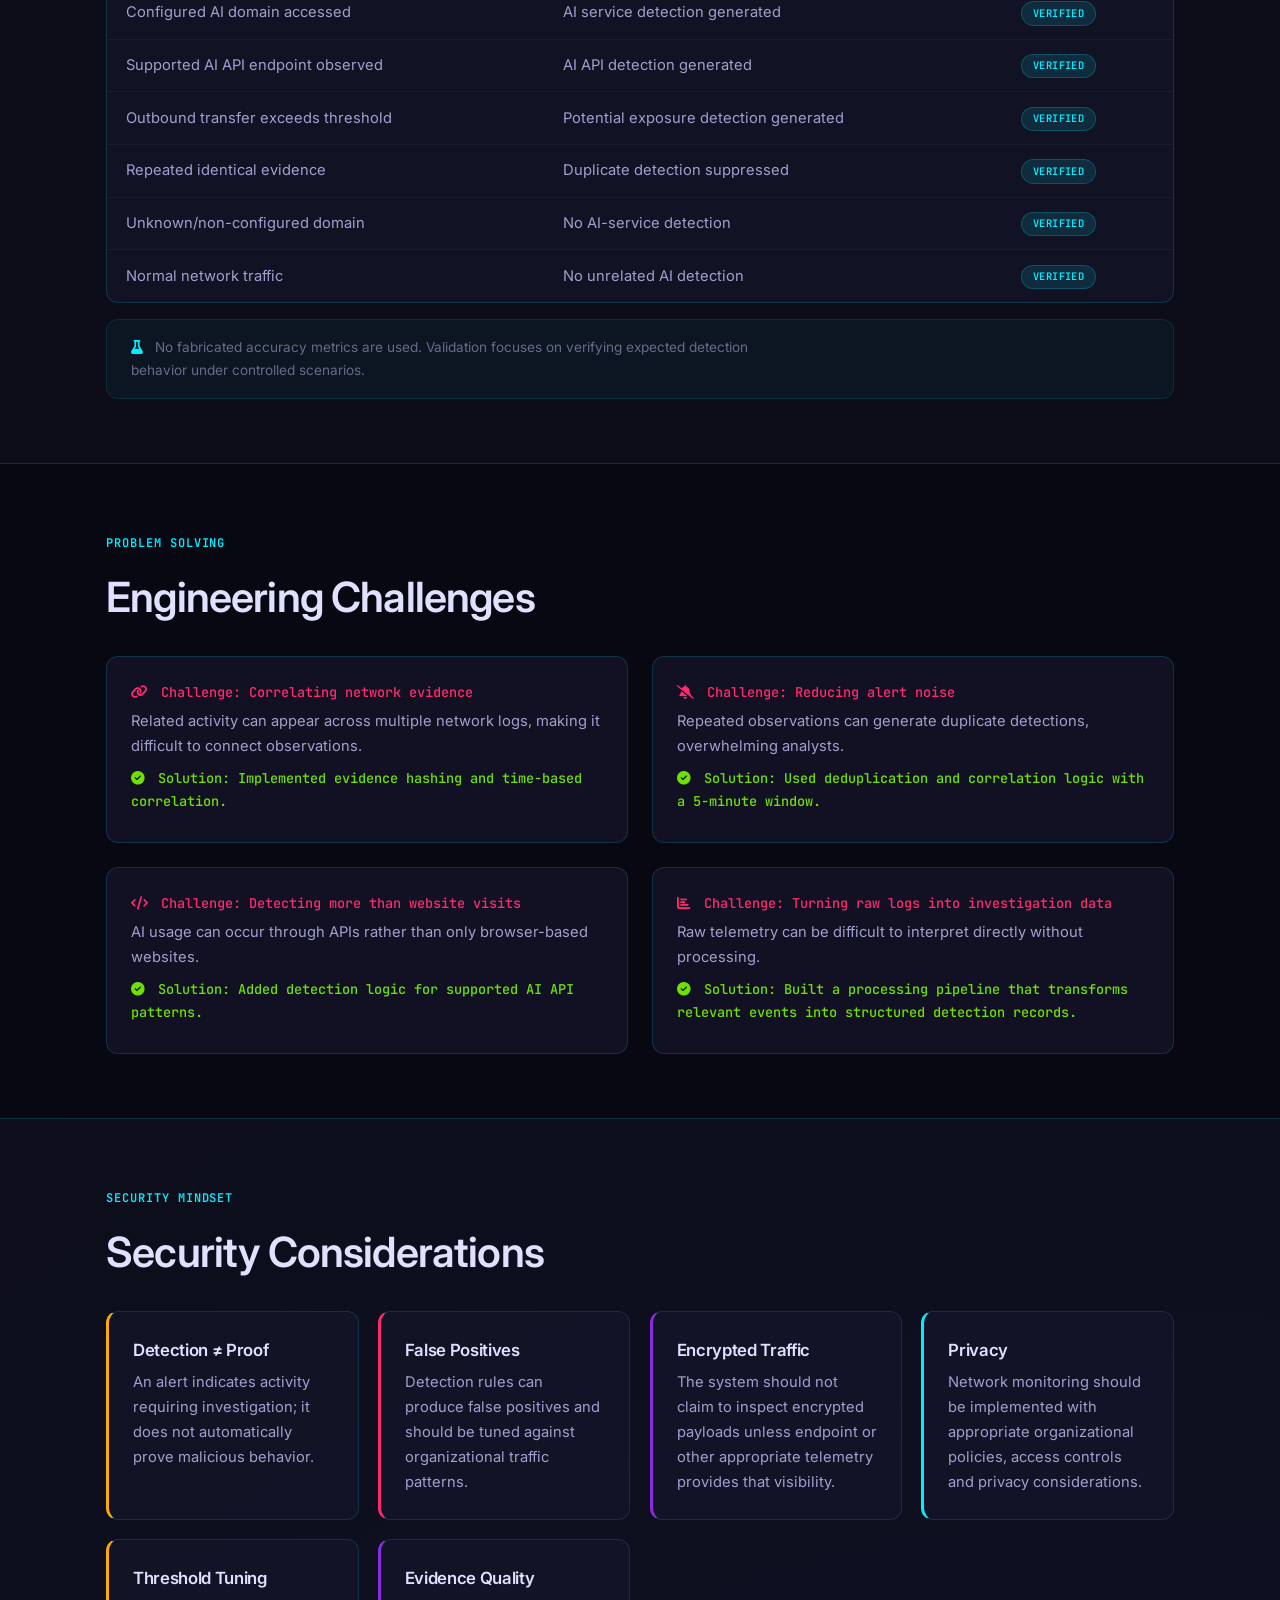
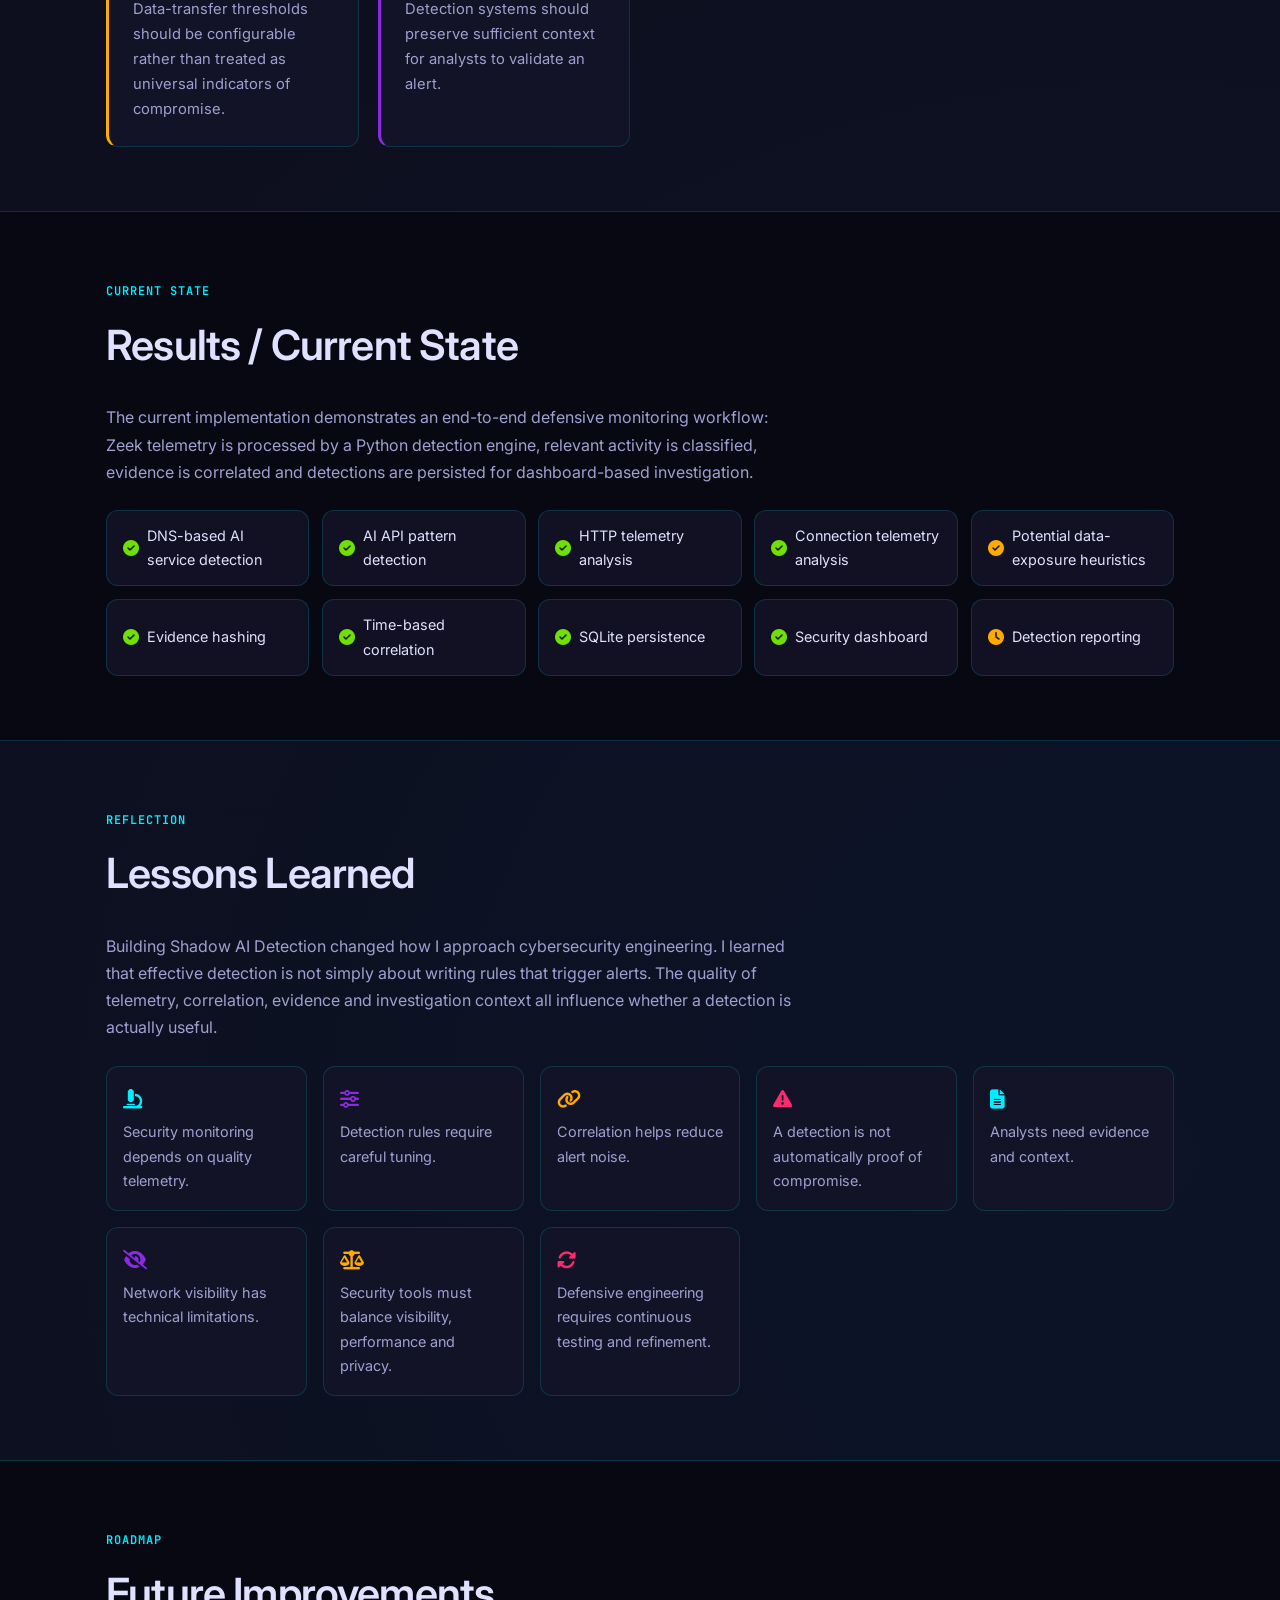
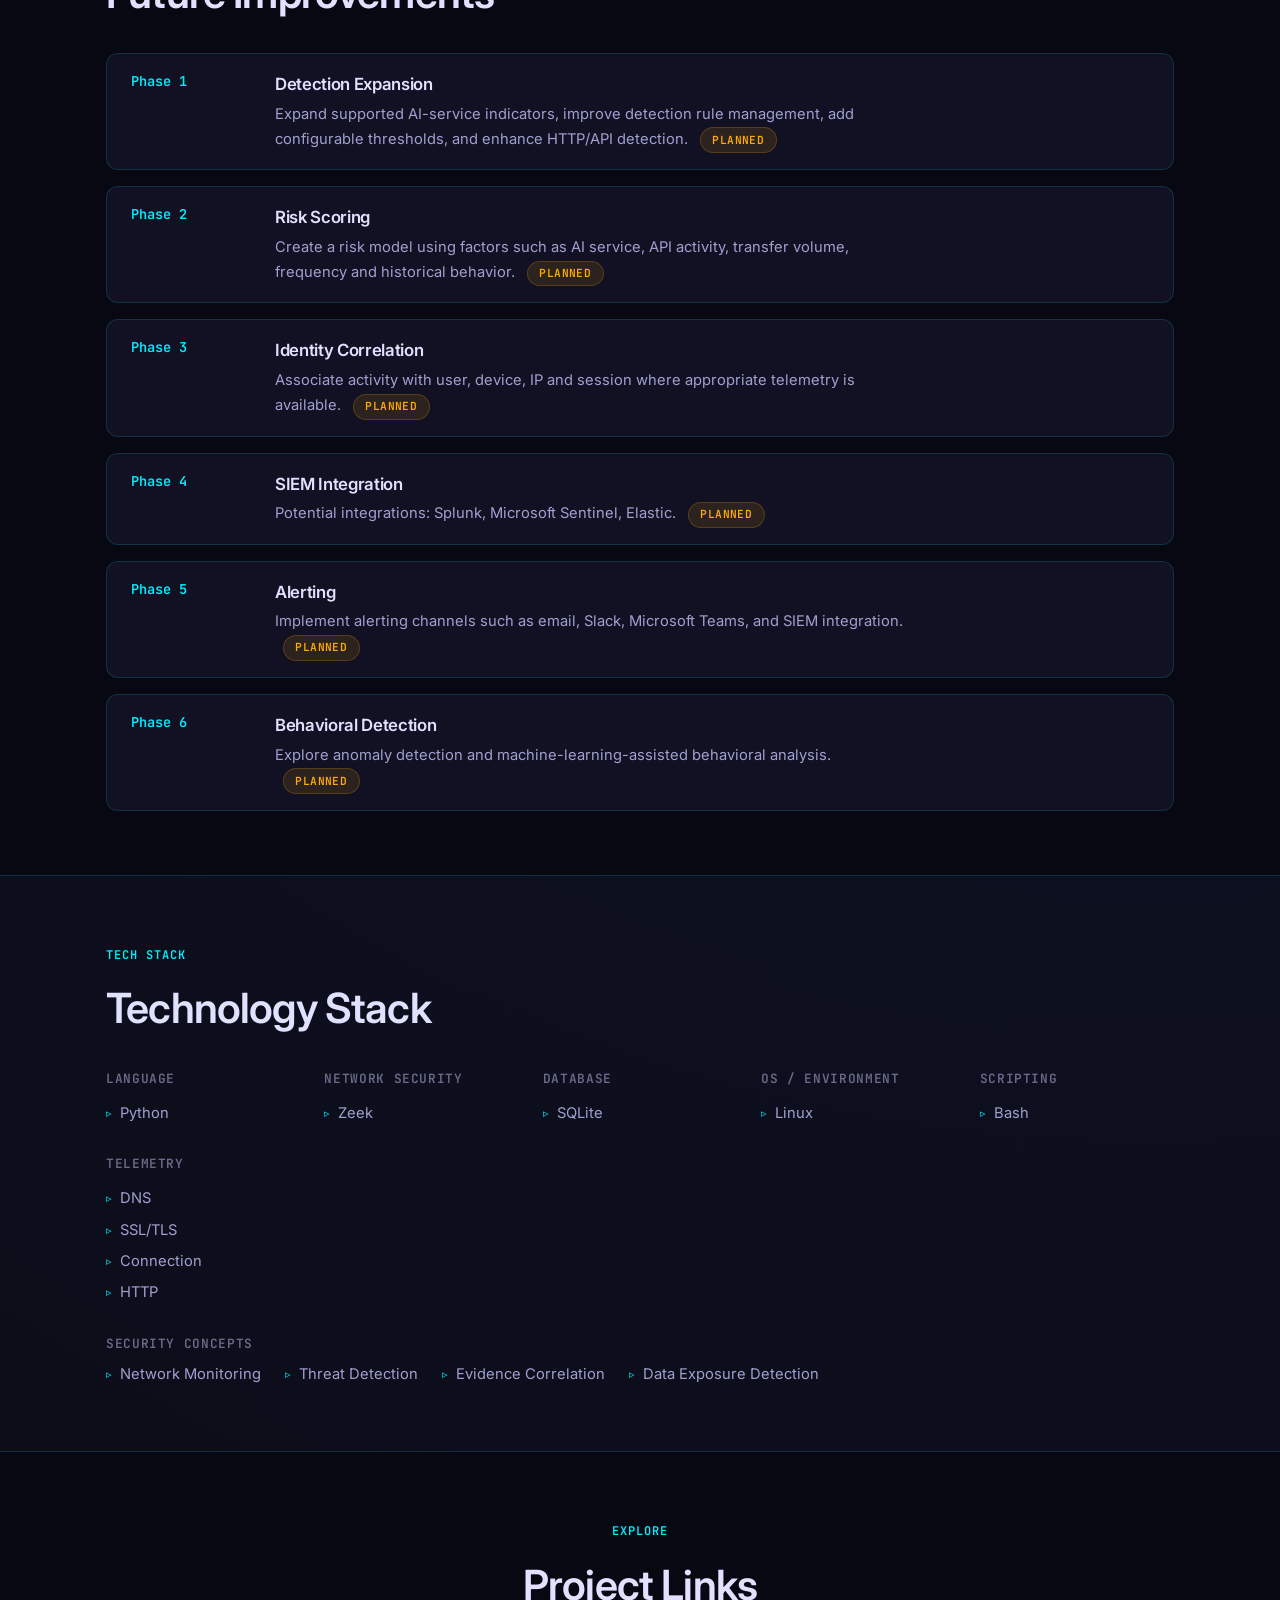
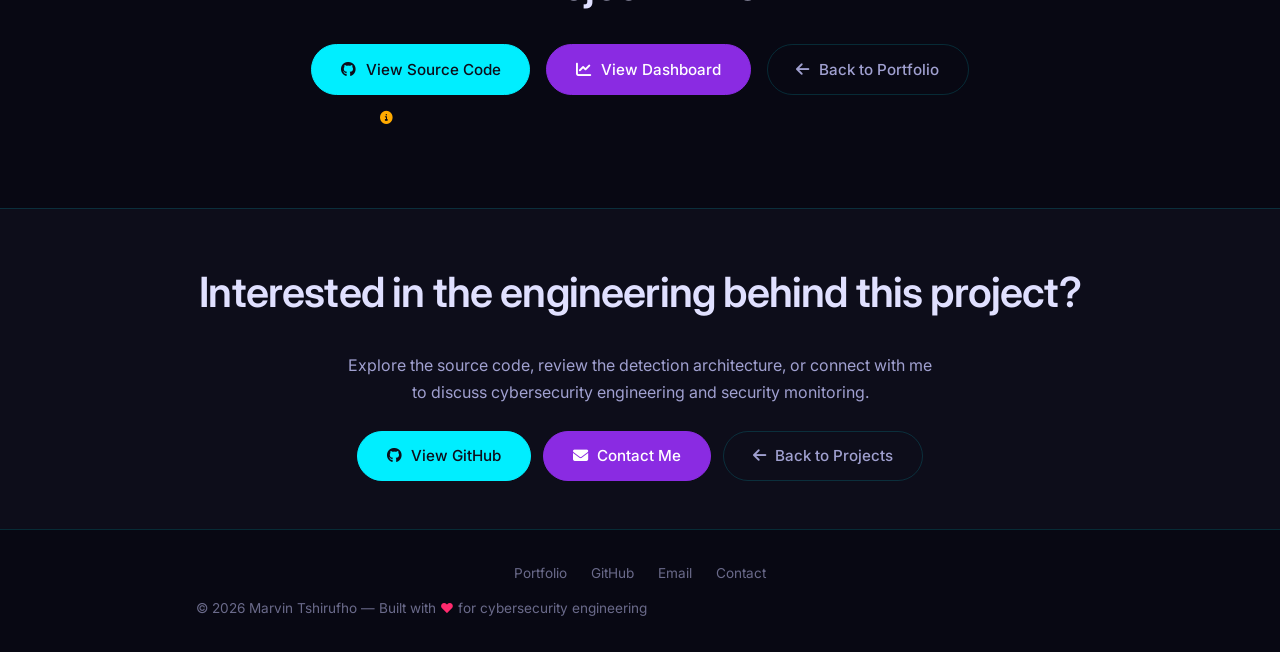
<file: shadow-ai-case-study.html>
<!DOCTYPE html>
<html lang="en">
<head>
    <meta charset="UTF-8" />
    <meta name="viewport" content="width=device-width, initial-scale=1.0" />
    <title>Shadow AI Detection | Cybersecurity Case Study | Marvin Tshirufho</title>
    <meta name="description" content="Cybersecurity case study documenting a defensive Shadow AI detection platform built with Python, Zeek and SQLite to monitor AI-service activity and potential data exposure." />
    <meta name="author" content="Marvin Tshirufho" />
    <meta name="robots" content="index, follow" />

    <!-- Open Graph -->
    <meta property="og:title" content="Shadow AI Detection | Cybersecurity Case Study" />
    <meta property="og:description" content="A defensive network-monitoring platform designed to identify unauthorized AI-service usage, AI API activity and potential data exposure using network telemetry." />
    <meta property="og:type" content="website" />
    <meta property="og:url" content="https://yourportfolio.com/shadow-ai-case-study.html" />

    <!-- Fonts -->
    <link rel="preconnect" href="https://fonts.googleapis.com" />
    <link rel="preconnect" href="https://fonts.gstatic.com" crossorigin />
    <link href="https://fonts.googleapis.com/css2?family=Inter:ital,opsz,wght@0,14..32,100..900;1,14..32,100..900&family=JetBrains+Mono:wght@400;500;600;700&display=swap" rel="stylesheet" />

    <!-- Font Awesome -->
    <link rel="stylesheet" href="https://cdnjs.cloudflare.com/ajax/libs/font-awesome/6.5.0/css/all.min.css" />

    <style>
        /* ============================================================
           CSS VARIABLES — Matches existing portfolio design system
           ============================================================ */
        :root {
            --primary: #00eeff;
            --secondary: #8a2be2;
            --accent: #ff2a6d;
            --dark-bg: #0d0d1a;
            --darker: #080813;
            --card-bg: rgba(20, 20, 40, 0.8);
            --text: #e0e0ff;
            --text-light: #a0a0d0;
            --text-muted: #6a6a8a;
            --border-color: rgba(0, 238, 255, 0.15);
            --success: #70e000;
            --warning: #ffaa00;
            --danger: #ff2a6d;
            --radius: 12px;
            --radius-sm: 8px;
            --shadow: 0 4px 20px rgba(0, 0, 0, 0.4);
            --shadow-glow: 0 0 30px rgba(0, 238, 255, 0.08);
            --transition: 0.3s ease;
            --font-sans: 'Inter', -apple-system, BlinkMacSystemFont, 'Segoe UI', Roboto, sans-serif;
            --font-mono: 'JetBrains Mono', 'Fira Code', monospace;
        }

        /* ============================================================
           RESET & BASE
           ============================================================ */
        *,
        *::before,
        *::after {
            margin: 0;
            padding: 0;
            box-sizing: border-box;
        }

        html {
            scroll-behavior: smooth;
        }

        body {
            font-family: var(--font-sans);
            background: var(--dark-bg);
            color: var(--text);
            line-height: 1.7;
            -webkit-font-smoothing: antialiased;
            -moz-osx-font-smoothing: grayscale;
            padding: 0;
            margin: 0;
            min-height: 100vh;
            background-image: radial-gradient(circle at 10% 20%, rgba(40, 10, 80, 0.15) 0%, transparent 20%),
                radial-gradient(circle at 90% 80%, rgba(0, 100, 200, 0.08) 0%, transparent 20%);
        }

        .container {
            width: 90%;
            max-width: 1100px;
            margin: 0 auto;
            padding: 0 1rem;
        }

        /* ============================================================
           TYPOGRAPHY
           ============================================================ */
        h1,
        h2,
        h3,
        h4 {
            font-weight: 600;
            letter-spacing: -0.02em;
        }

        h1 {
            font-size: clamp(2.4rem, 5vw, 3.6rem);
            line-height: 1.15;
        }

        h2 {
            font-size: clamp(1.8rem, 3.5vw, 2.6rem);
            margin-bottom: 1.5rem;
        }

        h3 {
            font-size: 1.3rem;
            margin-bottom: 0.5rem;
        }

        h4 {
            font-size: 1.05rem;
            margin-bottom: 0.3rem;
        }

        p {
            color: var(--text-light);
            max-width: 70ch;
            margin-bottom: 1rem;
        }

        a {
            color: var(--primary);
            text-decoration: none;
            transition: color var(--transition);
        }
        a:hover {
            color: #66f0ff;
        }

        .section-label {
            display: inline-block;
            font-size: 0.75rem;
            font-weight: 600;
            letter-spacing: 0.08em;
            text-transform: uppercase;
            color: var(--primary);
            margin-bottom: 0.5rem;
            font-family: var(--font-mono);
        }

        .section-title {
            margin-bottom: 0.5rem;
        }

        .section-subtitle {
            color: var(--text-light);
            font-size: 1.1rem;
            margin-bottom: 2.5rem;
            max-width: 70ch;
        }

        /* ============================================================
           BUTTONS
           ============================================================ */
        .btn {
            display: inline-flex;
            align-items: center;
            gap: 0.6rem;
            padding: 0.7rem 1.8rem;
            border-radius: 50px;
            font-weight: 500;
            font-size: 0.95rem;
            border: 1.5px solid transparent;
            cursor: pointer;
            transition: all var(--transition);
            text-decoration: none;
            background: transparent;
            color: var(--text);
            font-family: var(--font-sans);
        }

        .btn-primary {
            background: var(--primary);
            color: var(--dark-bg);
            border-color: var(--primary);
        }
        .btn-primary:hover {
            background: #66f0ff;
            border-color: #66f0ff;
            color: var(--dark-bg);
            transform: translateY(-2px);
            box-shadow: 0 8px 25px rgba(0, 238, 255, 0.25);
        }

        .btn-secondary {
            background: var(--secondary);
            color: #fff;
            border-color: var(--secondary);
        }
        .btn-secondary:hover {
            background: #a855f7;
            border-color: #a855f7;
            transform: translateY(-2px);
            box-shadow: 0 8px 25px rgba(138, 43, 226, 0.25);
        }

        .btn-outline {
            border-color: var(--border-color);
            color: var(--text-light);
        }
        .btn-outline:hover {
            border-color: var(--primary);
            color: var(--primary);
            transform: translateY(-2px);
            background: rgba(0, 238, 255, 0.05);
        }

        .btn-accent {
            background: var(--accent);
            color: #fff;
            border-color: var(--accent);
        }
        .btn-accent:hover {
            background: #ff4d8a;
            border-color: #ff4d8a;
            transform: translateY(-2px);
            box-shadow: 0 8px 25px rgba(255, 42, 109, 0.25);
        }

        .btn-sm {
            padding: 0.4rem 1.2rem;
            font-size: 0.85rem;
        }

        .btn-block {
            width: 100%;
            justify-content: center;
        }

        /* ============================================================
           HEADER — Back to Portfolio
           ============================================================ */
        .case-header {
            position: sticky;
            top: 0;
            z-index: 100;
            background: rgba(13, 13, 26, 0.92);
            backdrop-filter: blur(12px);
            border-bottom: 1px solid var(--border-color);
            padding: 0.8rem 0;
        }

        .case-header .header-inner {
            display: flex;
            justify-content: space-between;
            align-items: center;
            flex-wrap: wrap;
            gap: 0.5rem;
        }

        .case-header .breadcrumb {
            font-size: 0.85rem;
            color: var(--text-muted);
            font-family: var(--font-mono);
        }
        .case-header .breadcrumb a {
            color: var(--text-light);
        }
        .case-header .breadcrumb a:hover {
            color: var(--primary);
        }
        .case-header .breadcrumb .sep {
            margin: 0 0.4rem;
            color: var(--text-muted);
        }

        .case-header .header-actions {
            display: flex;
            gap: 0.75rem;
            flex-wrap: wrap;
        }

        /* ============================================================
           HERO
           ============================================================ */
        .case-hero {
            padding: 4rem 0 3rem;
            border-bottom: 1px solid var(--border-color);
        }

        .case-hero .hero-grid {
            display: grid;
            grid-template-columns: 1fr 1fr;
            gap: 3rem;
            align-items: center;
        }

        .case-hero .hero-text .hero-tagline {
            font-size: 1.2rem;
            color: var(--primary);
            font-family: var(--font-mono);
            margin-bottom: 0.5rem;
        }

        .case-hero .hero-text h1 {
            margin-bottom: 0.5rem;
        }

        .case-hero .hero-text .hero-desc {
            font-size: 1.05rem;
            color: var(--text-light);
            max-width: 60ch;
            margin-bottom: 1.5rem;
        }

        .case-hero .tech-badges {
            display: flex;
            flex-wrap: wrap;
            gap: 0.6rem;
            margin-bottom: 1.5rem;
        }

        .case-hero .tech-badges .badge {
            background: rgba(0, 238, 255, 0.1);
            color: var(--primary);
            padding: 0.25rem 0.9rem;
            border-radius: 50px;
            font-size: 0.75rem;
            font-family: var(--font-mono);
            border: 1px solid rgba(0, 238, 255, 0.15);
        }

        .case-hero .hero-actions {
            display: flex;
            flex-wrap: wrap;
            gap: 0.75rem;
        }

        /* Terminal visual */
        .hero-terminal {
            background: var(--darker);
            border: 1px solid var(--border-color);
            border-radius: var(--radius);
            padding: 1.5rem;
            font-family: var(--font-mono);
            font-size: 0.8rem;
            color: var(--text-light);
            box-shadow: var(--shadow-glow);
            overflow: hidden;
        }

        .hero-terminal .term-line {
            display: flex;
            gap: 0.75rem;
            padding: 0.2rem 0;
            border-bottom: 1px solid rgba(255, 255, 255, 0.03);
        }
        .hero-terminal .term-line:last-child {
            border-bottom: none;
        }

        .hero-terminal .term-line .term-label {
            color: var(--text-muted);
            min-width: 5rem;
            flex-shrink: 0;
        }
        .hero-terminal .term-line .term-value {
            color: var(--text);
        }
        .hero-terminal .term-line .term-value .hl {
            color: var(--primary);
        }
        .hero-terminal .term-line .term-value .hl-pink {
            color: var(--accent);
        }
        .hero-terminal .term-line .term-value .hl-green {
            color: var(--success);
        }
        .hero-terminal .term-line .term-value .hl-yellow {
            color: var(--warning);
        }

        .hero-terminal .term-divider {
            border: none;
            border-top: 1px solid var(--border-color);
            margin: 0.5rem 0;
        }

        .hero-terminal .term-status {
            display: inline-block;
            padding: 0.1rem 0.6rem;
            border-radius: 4px;
            font-size: 0.7rem;
            font-weight: 600;
            text-transform: uppercase;
        }
        .hero-terminal .term-status.investigate {
            background: rgba(255, 170, 0, 0.15);
            color: var(--warning);
        }
        .hero-terminal .term-status.triggered {
            background: rgba(255, 42, 109, 0.15);
            color: var(--accent);
        }

        /* ============================================================
           SECTION COMMON
           ============================================================ */
        section {
            padding: 4rem 0;
        }

        .section-divider {
            border: none;
            border-top: 1px solid var(--border-color);
            margin: 0;
        }

        .bg-secondary {
            background: var(--darker);
        }

        /* ============================================================
           OVERVIEW GRID
           ============================================================ */
        .overview-grid {
            display: grid;
            grid-template-columns: 2fr 1fr;
            gap: 2.5rem;
            align-items: start;
        }

        .overview-meta {
            display: grid;
            grid-template-columns: 1fr 1fr;
            gap: 0.75rem 1.5rem;
            background: var(--card-bg);
            padding: 1.5rem;
            border-radius: var(--radius);
            border: 1px solid var(--border-color);
        }

        .overview-meta .meta-item .meta-label {
            font-size: 0.7rem;
            text-transform: uppercase;
            letter-spacing: 0.05em;
            color: var(--text-muted);
            font-family: var(--font-mono);
        }
        .overview-meta .meta-item .meta-value {
            font-weight: 500;
            color: var(--text);
        }

        /* ============================================================
           CARDS
           ============================================================ */
        .card-grid {
            display: grid;
            grid-template-columns: repeat(auto-fit, minmax(240px, 1fr));
            gap: 1.5rem;
            margin-top: 1.5rem;
        }

        .card-grid-3 {
            grid-template-columns: repeat(auto-fit, minmax(200px, 1fr));
        }

        .card {
            background: var(--card-bg);
            border: 1px solid var(--border-color);
            border-radius: var(--radius);
            padding: 1.5rem;
            transition: all var(--transition);
        }
        .card:hover {
            border-color: rgba(0, 238, 255, 0.3);
            box-shadow: var(--shadow-glow);
            transform: translateY(-4px);
        }

        .card .card-icon {
            font-size: 1.8rem;
            color: var(--primary);
            margin-bottom: 0.75rem;
            display: block;
        }

        .card .card-icon.accent {
            color: var(--accent);
        }
        .card .card-icon.secondary {
            color: var(--secondary);
        }
        .card .card-icon.warning {
            color: var(--warning);
        }

        .card h4 {
            color: var(--text);
        }

        .card p {
            font-size: 0.92rem;
            color: var(--text-light);
            margin-bottom: 0;
        }

        /* ============================================================
           ARCHITECTURE DIAGRAM
           ============================================================ */
        .architecture-flow {
            display: flex;
            flex-direction: column;
            align-items: center;
            gap: 0.25rem;
            padding: 2rem 0;
            max-width: 100%;
            overflow-x: auto;
        }

        .arch-row {
            display: flex;
            justify-content: center;
            align-items: center;
            flex-wrap: wrap;
            gap: 0.75rem 1.5rem;
            width: 100%;
        }

        .arch-box {
            background: var(--card-bg);
            border: 1px solid var(--border-color);
            border-radius: var(--radius-sm);
            padding: 0.6rem 1.2rem;
            font-size: 0.85rem;
            font-weight: 500;
            color: var(--text);
            font-family: var(--font-mono);
            text-align: center;
            min-width: 80px;
            transition: all var(--transition);
        }
        .arch-box:hover {
            border-color: var(--primary);
            box-shadow: var(--shadow-glow);
        }

        .arch-box.primary {
            border-color: var(--primary);
            background: rgba(0, 238, 255, 0.05);
        }
        .arch-box.secondary {
            border-color: var(--secondary);
            background: rgba(138, 43, 226, 0.05);
        }
        .arch-box.accent {
            border-color: var(--accent);
            background: rgba(255, 42, 109, 0.05);
        }
        .arch-box.warning {
            border-color: var(--warning);
            background: rgba(255, 170, 0, 0.05);
        }
        .arch-box.success {
            border-color: var(--success);
            background: rgba(112, 224, 0, 0.05);
        }

        .arch-box .arch-sub {
            font-size: 0.65rem;
            font-weight: 400;
            color: var(--text-muted);
            display: block;
            font-family: var(--font-sans);
        }

        .arch-arrow {
            color: var(--text-muted);
            font-size: 1.2rem;
            padding: 0 0.25rem;
        }

        .arch-group {
            display: flex;
            flex-direction: column;
            align-items: center;
            gap: 0.3rem;
            padding: 0.5rem 1rem;
            border: 1px dashed var(--border-color);
            border-radius: var(--radius-sm);
            background: rgba(0, 238, 255, 0.02);
        }

        .arch-group .arch-group-label {
            font-size: 0.6rem;
            text-transform: uppercase;
            letter-spacing: 0.06em;
            color: var(--text-muted);
            font-family: var(--font-mono);
        }

        .arch-group .arch-group-items {
            display: flex;
            flex-wrap: wrap;
            gap: 0.4rem;
            justify-content: center;
        }

        .arch-group .arch-group-items .arch-box {
            font-size: 0.75rem;
            padding: 0.3rem 0.8rem;
            min-width: auto;
        }

        /* ============================================================
           PIPELINE / DETECTION CAPABILITIES
           ============================================================ */
        .detection-caps {
            display: grid;
            grid-template-columns: repeat(auto-fit, minmax(220px, 1fr));
            gap: 1.5rem;
            margin-top: 1.5rem;
        }

        .detection-card {
            background: var(--card-bg);
            border: 1px solid var(--border-color);
            border-radius: var(--radius);
            padding: 1.5rem;
            border-left: 3px solid var(--primary);
            transition: all var(--transition);
        }
        .detection-card:hover {
            border-color: rgba(0, 238, 255, 0.3);
            transform: translateY(-4px);
            box-shadow: var(--shadow-glow);
        }
        .detection-card.accent {
            border-left-color: var(--accent);
        }
        .detection-card.warning {
            border-left-color: var(--warning);
        }
        .detection-card.secondary {
            border-left-color: var(--secondary);
        }

        .detection-card .detection-label {
            font-size: 0.7rem;
            text-transform: uppercase;
            letter-spacing: 0.05em;
            color: var(--text-muted);
            font-family: var(--font-mono);
        }
        .detection-card h4 {
            color: var(--text);
            margin-bottom: 0.3rem;
        }
        .detection-card p {
            font-size: 0.9rem;
            color: var(--text-light);
            margin-bottom: 0.5rem;
        }
        .detection-card .detection-example {
            font-family: var(--font-mono);
            font-size: 0.75rem;
            color: var(--primary);
            background: rgba(0, 238, 255, 0.05);
            padding: 0.3rem 0.7rem;
            border-radius: 4px;
            border: 1px solid rgba(0, 238, 255, 0.08);
            display: inline-block;
        }

        /* ============================================================
           STATUS BADGE
           ============================================================ */
        .status-badge {
            display: inline-block;
            padding: 0.15rem 0.7rem;
            border-radius: 50px;
            font-size: 0.7rem;
            font-weight: 600;
            text-transform: uppercase;
            letter-spacing: 0.04em;
            font-family: var(--font-mono);
        }
        .status-badge.implemented {
            background: rgba(112, 224, 0, 0.12);
            color: var(--success);
            border: 1px solid rgba(112, 224, 0, 0.2);
        }
        .status-badge.tested {
            background: rgba(0, 238, 255, 0.12);
            color: var(--primary);
            border: 1px solid rgba(0, 238, 255, 0.2);
        }
        .status-badge.planned {
            background: rgba(255, 170, 0, 0.12);
            color: var(--warning);
            border: 1px solid rgba(255, 170, 0, 0.2);
        }

        /* ============================================================
           TABLE
           ============================================================ */
        .table-wrap {
            overflow-x: auto;
            margin-top: 1.5rem;
            border-radius: var(--radius);
            border: 1px solid var(--border-color);
            background: var(--card-bg);
        }

        .table-wrap table {
            width: 100%;
            border-collapse: collapse;
            font-size: 0.92rem;
        }

        .table-wrap thead {
            background: rgba(0, 238, 255, 0.04);
            border-bottom: 1px solid var(--border-color);
        }

        .table-wrap th {
            text-align: left;
            padding: 0.8rem 1.2rem;
            font-weight: 600;
            color: var(--text);
            font-size: 0.8rem;
            text-transform: uppercase;
            letter-spacing: 0.04em;
        }

        .table-wrap td {
            padding: 0.8rem 1.2rem;
            border-bottom: 1px solid rgba(255, 255, 255, 0.04);
            color: var(--text-light);
        }

        .table-wrap tr:last-child td {
            border-bottom: none;
        }

        .table-wrap .status-cell {
            font-size: 0.75rem;
            font-weight: 500;
        }

        /* ============================================================
           CHALLENGE / SOLUTION CARDS
           ============================================================ */
        .challenge-grid {
            display: grid;
            grid-template-columns: 1fr 1fr;
            gap: 1.5rem;
            margin-top: 1.5rem;
        }

        .challenge-card {
            background: var(--card-bg);
            border: 1px solid var(--border-color);
            border-radius: var(--radius);
            padding: 1.5rem;
            transition: all var(--transition);
        }
        .challenge-card:hover {
            border-color: rgba(0, 238, 255, 0.2);
        }
        .challenge-card .challenge {
            color: var(--accent);
            font-weight: 500;
            font-size: 0.85rem;
            font-family: var(--font-mono);
        }
        .challenge-card .solution {
            color: var(--success);
            font-weight: 500;
            font-size: 0.85rem;
            font-family: var(--font-mono);
            margin-top: 0.5rem;
        }
        .challenge-card p {
            font-size: 0.92rem;
            margin-bottom: 0.3rem;
        }

        /* ============================================================
           ROADMAP
           ============================================================ */
        .roadmap {
            display: flex;
            flex-direction: column;
            gap: 1rem;
            margin-top: 1.5rem;
        }

        .roadmap-item {
            display: grid;
            grid-template-columns: 120px 1fr;
            gap: 1.5rem;
            padding: 1rem 1.5rem;
            background: var(--card-bg);
            border-radius: var(--radius);
            border: 1px solid var(--border-color);
            transition: all var(--transition);
        }
        .roadmap-item:hover {
            border-color: rgba(0, 238, 255, 0.2);
        }

        .roadmap-item .phase {
            font-weight: 600;
            color: var(--primary);
            font-family: var(--font-mono);
            font-size: 0.85rem;
        }
        .roadmap-item .phase-content h4 {
            margin-bottom: 0.2rem;
        }
        .roadmap-item .phase-content p {
            font-size: 0.92rem;
            color: var(--text-light);
            margin-bottom: 0;
        }

        /* ============================================================
           TECH STACK
           ============================================================ */
        .stack-grid {
            display: grid;
            grid-template-columns: repeat(auto-fit, minmax(180px, 1fr));
            gap: 1.5rem;
            margin-top: 1.5rem;
        }

        .stack-group h4 {
            font-size: 0.8rem;
            text-transform: uppercase;
            letter-spacing: 0.05em;
            color: var(--text-muted);
            font-family: var(--font-mono);
            margin-bottom: 0.5rem;
        }

        .stack-group ul {
            list-style: none;
            padding: 0;
        }
        .stack-group ul li {
            padding: 0.2rem 0;
            color: var(--text-light);
            font-size: 0.92rem;
            display: flex;
            align-items: center;
            gap: 0.5rem;
        }
        .stack-group ul li::before {
            content: "▹";
            color: var(--primary);
            font-size: 0.7rem;
        }

        /* ============================================================
           PROJECT LINKS
           ============================================================ */
        .project-links-grid {
            display: flex;
            flex-wrap: wrap;
            gap: 1rem;
            justify-content: center;
            margin-top: 1.5rem;
        }

        .project-links-grid .btn {
            min-width: 160px;
            justify-content: center;
        }

        /* ============================================================
           CTA SECTION
           ============================================================ */
        .cta-section {
            text-align: center;
            padding: 3rem 0;
        }

        .cta-section p {
            max-width: 60ch;
            margin: 0 auto 1.5rem;
            color: var(--text-light);
        }

        .cta-section .cta-actions {
            display: flex;
            flex-wrap: wrap;
            gap: 0.75rem;
            justify-content: center;
        }

        /* ============================================================
           FOOTER
           ============================================================ */
        .case-footer {
            background: var(--darker);
            border-top: 1px solid var(--border-color);
            padding: 2rem 0;
            text-align: center;
        }

        .case-footer p {
            font-size: 0.85rem;
            color: var(--text-muted);
            margin-bottom: 0;
        }

        .case-footer .footer-links {
            display: flex;
            justify-content: center;
            gap: 1.5rem;
            flex-wrap: wrap;
            margin-bottom: 0.75rem;
        }
        .case-footer .footer-links a {
            color: var(--text-muted);
            font-size: 0.85rem;
        }
        .case-footer .footer-links a:hover {
            color: var(--primary);
        }

        /* ============================================================
           SCROLL REVEAL
           ============================================================ */
        .reveal {
            opacity: 0;
            transform: translateY(24px);
            transition: opacity 0.7s ease, transform 0.7s ease;
        }
        .reveal.visible {
            opacity: 1;
            transform: translateY(0);
        }

        @media (prefers-reduced-motion: reduce) {
            .reveal {
                opacity: 1 !important;
                transform: none !important;
            }
        }

        /* ============================================================
           RESPONSIVE
           ============================================================ */
        @media (max-width: 992px) {
            .case-hero .hero-grid {
                grid-template-columns: 1fr;
                gap: 2rem;
            }

            .case-hero .hero-text .hero-desc {
                max-width: 100%;
            }

            .overview-grid {
                grid-template-columns: 1fr;
                gap: 1.5rem;
            }

            .challenge-grid {
                grid-template-columns: 1fr;
            }

            .roadmap-item {
                grid-template-columns: 1fr;
                gap: 0.5rem;
            }

            .hero-terminal {
                font-size: 0.7rem;
                padding: 1rem;
            }
            .hero-terminal .term-line .term-label {
                min-width: 3.5rem;
            }
        }

        @media (max-width: 768px) {
            .case-header .header-inner {
                flex-direction: column;
                align-items: flex-start;
                gap: 0.5rem;
            }

            .case-header .header-actions {
                width: 100%;
            }
            .case-header .header-actions .btn {
                flex: 1;
                justify-content: center;
                font-size: 0.85rem;
                padding: 0.5rem 1rem;
            }

            section {
                padding: 2.5rem 0;
            }

            .case-hero {
                padding: 2.5rem 0 2rem;
            }

            .overview-meta {
                grid-template-columns: 1fr 1fr;
                gap: 0.5rem 1rem;
                padding: 1rem;
            }

            .card-grid {
                grid-template-columns: 1fr;
            }

            .card-grid-3 {
                grid-template-columns: 1fr 1fr;
            }

            .detection-caps {
                grid-template-columns: 1fr;
            }

            .stack-grid {
                grid-template-columns: 1fr 1fr;
            }

            .hero-terminal .term-line {
                flex-wrap: wrap;
                gap: 0.2rem;
            }
            .hero-terminal .term-line .term-label {
                min-width: 100%;
                font-size: 0.65rem;
            }

            .project-links-grid .btn {
                min-width: 140px;
                font-size: 0.85rem;
            }

            .cta-section .cta-actions .btn {
                flex: 1;
                justify-content: center;
            }

            .arch-row {
                gap: 0.3rem 0.75rem;
            }
            .arch-box {
                font-size: 0.7rem;
                padding: 0.4rem 0.8rem;
                min-width: 60px;
            }
            .arch-arrow {
                font-size: 0.8rem;
            }
            .arch-group .arch-group-items .arch-box {
                font-size: 0.65rem;
                padding: 0.2rem 0.6rem;
            }

            .table-wrap table {
                font-size: 0.8rem;
            }
            .table-wrap th,
            .table-wrap td {
                padding: 0.5rem 0.8rem;
            }
        }

        @media (max-width: 480px) {
            .container {
                width: 95%;
                padding: 0 0.5rem;
            }

            .case-hero .hero-text h1 {
                font-size: 1.8rem;
            }

            .case-hero .hero-text .hero-tagline {
                font-size: 0.95rem;
            }

            .case-hero .tech-badges .badge {
                font-size: 0.65rem;
                padding: 0.15rem 0.6rem;
            }

            .case-hero .hero-actions {
                flex-direction: column;
            }
            .case-hero .hero-actions .btn {
                width: 100%;
                justify-content: center;
            }

            .overview-meta {
                grid-template-columns: 1fr;
            }

            .card-grid-3 {
                grid-template-columns: 1fr;
            }

            .stack-grid {
                grid-template-columns: 1fr;
            }

            .project-links-grid {
                flex-direction: column;
            }
            .project-links-grid .btn {
                width: 100%;
            }

            .cta-section .cta-actions {
                flex-direction: column;
            }
            .cta-section .cta-actions .btn {
                width: 100%;
            }

            .case-header .header-actions .btn {
                font-size: 0.8rem;
                padding: 0.4rem 0.8rem;
            }

            .roadmap-item {
                padding: 0.75rem 1rem;
            }

            .hero-terminal {
                font-size: 0.6rem;
                padding: 0.75rem;
            }
            .hero-terminal .term-line .term-label {
                min-width: 100%;
                font-size: 0.6rem;
            }

            .arch-box {
                font-size: 0.6rem;
                padding: 0.3rem 0.6rem;
                min-width: 50px;
            }
            .arch-arrow {
                font-size: 0.6rem;
            }
        }

        /* ============================================================
           ACCESSIBILITY — Reduced motion
           ============================================================ */
        @media (prefers-reduced-motion: reduce) {
            *,
            *::before,
            *::after {
                animation-duration: 0.01ms !important;
                transition-duration: 0.01ms !important;
            }
            .card:hover,
            .detection-card:hover,
            .arch-box:hover,
            .roadmap-item:hover,
            .challenge-card:hover {
                transform: none !important;
            }
        }

        /* ============================================================
           FOCUS VISIBLE
           ============================================================ */
        :focus-visible {
            outline: 2px solid var(--primary);
            outline-offset: 2px;
        }

        /* ============================================================
           SCROLLBAR
           ============================================================ */
        ::-webkit-scrollbar {
            width: 6px;
            height: 6px;
        }
        ::-webkit-scrollbar-track {
            background: var(--darker);
        }
        ::-webkit-scrollbar-thumb {
            background: var(--border-color);
            border-radius: 4px;
        }
        ::-webkit-scrollbar-thumb:hover {
            background: var(--primary);
        }
    </style>
</head>
<body>

    <!-- ============================================================
    HEADER — Back to Portfolio
    ============================================================ -->
    <header class="case-header">
        <div class="container header-inner">
            <div class="breadcrumb">
                <a href="index.html"><i class="fas fa-arrow-left" aria-hidden="true"></i> Back to Portfolio</a>
                <span class="sep">/</span>
                <span style="color: var(--text-light);">Case Study</span>
            </div>
            <div class="header-actions">
                <a href="https://github.com/funanani100/shadow-ai" target="_blank" rel="noopener noreferrer" class="btn btn-outline btn-sm">
                    <i class="fab fa-github" aria-hidden="true"></i> GitHub
                </a>
                <a href="#dashboard" class="btn btn-outline btn-sm">
                    <i class="fas fa-chart-line" aria-hidden="true"></i> Dashboard
                </a>
            </div>
        </div>
    </header>

    <!-- ============================================================
    HERO
    ============================================================ -->
    <section class="case-hero" id="top">
        <div class="container hero-grid">
            <div class="hero-text">
                <span class="section-label">Case Study</span>
                <h1>Shadow AI Detection</h1>
                <p class="hero-tagline">Detecting unauthorized AI usage and potential data exposure through network telemetry.</p>
                <p class="hero-desc">
                    Shadow AI Detection is a defensive security monitoring project designed to identify indicators of
                    unauthorized AI-service usage, AI API activity and potentially significant outbound data transfers
                    within an organizational network.
                </p>

                <div class="tech-badges">
                    <span class="badge">Python</span>
                    <span class="badge">Zeek</span>
                    <span class="badge">SQLite</span>
                    <span class="badge">Linux</span>
                    <span class="badge">Network Monitoring</span>
                    <span class="badge">Threat Detection</span>
                </div>

                <div class="hero-actions">
                    <a href="https://github.com/funanani100/shadow-ai" target="_blank" rel="noopener noreferrer" class="btn btn-primary">
                        <i class="fab fa-github" aria-hidden="true"></i> View GitHub
                    </a>
                    <a href="#dashboard" class="btn btn-secondary">
                        <i class="fas fa-chart-line" aria-hidden="true"></i> View Dashboard
                    </a>
                    <a href="index.html#projects" class="btn btn-outline">
                        <i class="fas fa-arrow-left" aria-hidden="true"></i> Back to Projects
                    </a>
                </div>
            </div>

            <!-- Terminal Visual -->
            <div class="hero-terminal" aria-label="Security detection terminal example">
                <div class="term-line">
                    <span class="term-label">[DETECTION]</span>
                    <span class="term-value"><span class="hl">AI SERVICE ACTIVITY</span></span>
                </div>
                <div class="term-line">
                    <span class="term-label">Service:</span>
                    <span class="term-value">Configured AI Domain</span>
                </div>
                <div class="term-line">
                    <span class="term-label">Type:</span>
                    <span class="term-value"><span class="hl">AI_SERVICE</span></span>
                </div>
                <div class="term-line">
                    <span class="term-label">Status:</span>
                    <span class="term-value"><span class="term-status investigate">Investigation Required</span></span>
                </div>

                <hr class="term-divider" />

                <div class="term-line">
                    <span class="term-label">[DETECTION]</span>
                    <span class="term-value"><span class="hl-pink">AI API ACTIVITY</span></span>
                </div>
                <div class="term-line">
                    <span class="term-label">Endpoint:</span>
                    <span class="term-value"><span class="hl-yellow">/v1/chat/completions</span></span>
                </div>
                <div class="term-line">
                    <span class="term-label">Method:</span>
                    <span class="term-value">POST</span>
                </div>
                <div class="term-line">
                    <span class="term-label">Status:</span>
                    <span class="term-value"><span class="term-status triggered">Detection Triggered</span></span>
                </div>

                <hr class="term-divider" />

                <div class="term-line">
                    <span class="term-label">[ALERT]</span>
                    <span class="term-value"><span class="hl-pink">POTENTIAL DATA EXPOSURE</span></span>
                </div>
                <div class="term-line">
                    <span class="term-label">Transfer:</span>
                    <span class="term-value"><span class="hl-yellow">&gt; configured threshold</span></span>
                </div>
                <div class="term-line">
                    <span class="term-label">Status:</span>
                    <span class="term-value"><span class="term-status investigate">Investigation Signal</span></span>
                </div>
                <div class="term-line" style="margin-top:0.3rem; font-size:0.65rem; color:var(--text-muted);">
                    <span>— Representative example — actual detection data may vary</span>
                </div>
            </div>
        </div>
    </section>

    <!-- ============================================================
    PROJECT OVERVIEW
    ============================================================ -->
    <section>
        <div class="container overview-grid">
            <div class="reveal">
                <span class="section-label">Overview</span>
                <h2>Project Overview</h2>
                <p>
                    Shadow AI Detection explores how organizations can monitor and investigate unauthorized use of
                    generative AI services. The system processes network telemetry collected through Zeek and applies
                    configurable detection logic to identify AI-related activity and potential data exposure.
                </p>
                <p>
                    The project focuses on providing <strong>investigation signals</strong> rather than claiming to
                    automatically prove malicious activity. Detection events are correlated, deduplicated and stored
                    for analyst review through a security dashboard.
                </p>
            </div>

            <div class="overview-meta reveal">
                <div class="meta-item">
                    <div class="meta-label">Project Type</div>
                    <div class="meta-value">Cybersecurity / Security Research</div>
                </div>
                <div class="meta-item">
                    <div class="meta-label">Focus</div>
                    <div class="meta-value">Network Monitoring &amp; Detection</div>
                </div>
                <div class="meta-item">
                    <div class="meta-label">Primary Language</div>
                    <div class="meta-value">Python</div>
                </div>
                <div class="meta-item">
                    <div class="meta-label">Telemetry</div>
                    <div class="meta-value">Zeek Logs</div>
                </div>
                <div class="meta-item">
                    <div class="meta-label">Storage</div>
                    <div class="meta-value">SQLite</div>
                </div>
                <div class="meta-item">
                    <div class="meta-label">Environment</div>
                    <div class="meta-value">Linux</div>
                </div>
            </div>
        </div>
    </section>

    <hr class="section-divider" />

    <!-- ============================================================
    THE PROBLEM
    ============================================================ -->
    <section>
        <div class="container">
            <div class="reveal">
                <span class="section-label">Challenge</span>
                <h2>The Problem</h2>
                <p>
                    The rapid adoption of generative AI tools introduces a new visibility challenge for organizations.
                    Employees may access public AI services to process code, documents or other organizational
                    information without those services being formally approved or monitored.
                </p>
                <p>
                    Traditional network monitoring may reveal that a user communicated with an external service,
                    but identifying AI-related activity and determining whether potentially sensitive information was
                    transferred requires additional detection logic and contextual evidence.
                </p>
                <p>
                    <strong>Shadow AI Detection</strong> was created to explore this problem from a defensive
                    security-monitoring perspective.
                </p>
            </div>
        </div>
    </section>

    <hr class="section-divider" />

    <!-- ============================================================
    WHY SHADOW AI MATTERS
    ============================================================ -->
    <section class="bg-secondary">
        <div class="container">
            <div class="reveal">
                <span class="section-label">Security Relevance</span>
                <h2>Why Shadow AI Matters</h2>
                <p class="section-subtitle">
                    Organizations face several challenges when it comes to visibility into AI usage.
                </p>
            </div>

            <div class="card-grid card-grid-3">
                <div class="card reveal">
                    <span class="card-icon"><i class="fas fa-eye"></i></span>
                    <h4>AI Service Visibility</h4>
                    <p>Organizations may have limited visibility into which AI platforms are being accessed from their networks.</p>
                </div>
                <div class="card reveal">
                    <span class="card-icon accent"><i class="fas fa-exclamation-triangle"></i></span>
                    <h4>Data Exposure Risk</h4>
                    <p>Employees may unintentionally transmit sensitive information to external AI services.</p>
                </div>
                <div class="card reveal">
                    <span class="card-icon secondary"><i class="fas fa-code"></i></span>
                    <h4>API Usage</h4>
                    <p>AI usage can occur through applications and APIs rather than only through browser-based websites.</p>
                </div>
                <div class="card reveal">
                    <span class="card-icon warning"><i class="fas fa-search"></i></span>
                    <h4>Security Investigation</h4>
                    <p>Security teams need evidence and context rather than simple binary alerts to investigate effectively.</p>
                </div>
            </div>

            <div style="margin-top:1.5rem; padding:1rem 1.5rem; background:rgba(255,170,0,0.05); border:1px solid rgba(255,170,0,0.15); border-radius:var(--radius);">
                <p style="font-size:0.85rem; color:var(--text-muted); margin-bottom:0;">
                    <i class="fas fa-info-circle" style="color:var(--warning); margin-right:0.5rem;"></i>
                    Detection indicators are not automatically proof of malicious activity or confirmed data loss.
                    They are signals intended to support investigation.
                </p>
            </div>
        </div>
    </section>

    <hr class="section-divider" />

    <!-- ============================================================
    PROJECT OBJECTIVE
    ============================================================ -->
    <section>
        <div class="container">
            <div class="reveal">
                <span class="section-label">Goal</span>
                <h2>Project Objective</h2>
                <p>
                    The objective was to build a lightweight security monitoring pipeline capable of:
                </p>
            </div>

            <div class="card-grid" style="margin-top:1.5rem;">
                <div class="card reveal">
                    <span class="card-icon"><i class="fas fa-globe"></i></span>
                    <h4>Detect Configured AI Domains</h4>
                    <p>Identify connections to known/configured AI services using DNS and network telemetry.</p>
                </div>
                <div class="card reveal">
                    <span class="card-icon secondary"><i class="fas fa-plug"></i></span>
                    <h4>Identify AI API Activity</h4>
                    <p>Detect AI-related API requests such as chat completion and embedding endpoints.</p>
                </div>
                <div class="card reveal">
                    <span class="card-icon warning"><i class="fas fa-arrow-up"></i></span>
                    <h4>Detect Large Outbound Transfers</h4>
                    <p>Flag potentially significant outbound data transfers for investigation.</p>
                </div>
                <div class="card reveal">
                    <span class="card-icon accent"><i class="fas fa-link"></i></span>
                    <h4>Correlate &amp; Deduplicate</h4>
                    <p>Reduce alert noise by correlating related events and suppressing duplicates.</p>
                </div>
                <div class="card reveal">
                    <span class="card-icon"><i class="fas fa-database"></i></span>
                    <h4>Store Detection Events</h4>
                    <p>Persist detection data in SQLite for later review and investigation.</p>
                </div>
                <div class="card reveal">
                    <span class="card-icon secondary"><i class="fas fa-chart-bar"></i></span>
                    <h4>Visualize Security Events</h4>
                    <p>Present detection events through a monitoring dashboard for analyst review.</p>
                </div>
            </div>
        </div>
    </section>

    <hr class="section-divider" />

    <!-- ============================================================
    MY APPROACH
    ============================================================ -->
    <section class="bg-secondary">
        <div class="container">
            <div class="reveal">
                <span class="section-label">Methodology</span>
                <h2>My Approach</h2>
                <p class="section-subtitle">
                    The system processes network telemetry through a structured pipeline, applying detection logic
                    and correlation to produce actionable security events.
                </p>
            </div>

            <div class="architecture-flow reveal">
                <!-- Row 1: Network -->
                <div class="arch-row">
                    <div class="arch-box primary">
                        🌐 Network
                        <span class="arch-sub">Traffic</span>
                    </div>
                    <span class="arch-arrow"><i class="fas fa-arrow-down"></i></span>
                    <div class="arch-box secondary">
                        Zeek
                        <span class="arch-sub">Telemetry Collection</span>
                    </div>
                </div>

                <span class="arch-arrow" style="transform:rotate(90deg); padding:0.25rem 0;"><i class="fas fa-arrow-down"></i></span>

                <!-- Row 2: Logs -->
                <div class="arch-row">
                    <div class="arch-group">
                        <span class="arch-group-label">Zeek Logs</span>
                        <div class="arch-group-items">
                            <span class="arch-box" style="border-color:rgba(0,238,255,0.2);">dns.log</span>
                            <span class="arch-box" style="border-color:rgba(0,238,255,0.2);">ssl.log</span>
                            <span class="arch-box" style="border-color:rgba(0,238,255,0.2);">conn.log</span>
                            <span class="arch-box" style="border-color:rgba(0,238,255,0.2);">http.log</span>
                        </div>
                    </div>
                </div>

                <span class="arch-arrow" style="transform:rotate(90deg); padding:0.25rem 0;"><i class="fas fa-arrow-down"></i></span>

                <!-- Row 3: Detection Engine -->
                <div class="arch-row">
                    <div class="arch-box success" style="padding:0.75rem 1.5rem;">
                        Python Detection Engine
                        <span class="arch-sub">Log Parsing &amp; Rule Evaluation</span>
                    </div>
                </div>

                <span class="arch-arrow" style="transform:rotate(90deg); padding:0.25rem 0;"><i class="fas fa-arrow-down"></i></span>

                <!-- Row 4: Detection Modules -->
                <div class="arch-row">
                    <div class="arch-group" style="border-color:rgba(0,238,255,0.15);">
                        <span class="arch-group-label">Detection Modules</span>
                        <div class="arch-group-items">
                            <span class="arch-box" style="border-color:var(--primary);">AI Domain</span>
                            <span class="arch-box" style="border-color:var(--accent);">AI API</span>
                            <span class="arch-box" style="border-color:var(--warning);">Data Exposure</span>
                            <span class="arch-box" style="border-color:var(--secondary);">Correlation</span>
                            <span class="arch-box" style="border-color:var(--success);">Deduplication</span>
                        </div>
                    </div>
                </div>

                <span class="arch-arrow" style="transform:rotate(90deg); padding:0.25rem 0;"><i class="fas fa-arrow-down"></i></span>

                <!-- Row 5: Storage & Dashboard -->
                <div class="arch-row">
                    <div class="arch-box" style="border-color:var(--secondary);">
                        SQLite
                        <span class="arch-sub">Storage</span>
                    </div>
                    <span class="arch-arrow"><i class="fas fa-arrow-right"></i></span>
                    <div class="arch-box" style="border-color:var(--primary);">
                        Security Dashboard
                        <span class="arch-sub">Analyst Review</span>
                    </div>
                </div>

                <span class="arch-arrow" style="transform:rotate(90deg); padding:0.25rem 0;"><i class="fas fa-arrow-down"></i></span>

                <!-- Row 6: Outcome -->
                <div class="arch-row">
                    <div class="arch-box accent">
                        Security Analyst
                        <span class="arch-sub">Investigation</span>
                    </div>
                </div>
            </div>

            <div style="display:grid; grid-template-columns:repeat(auto-fit,minmax(200px,1fr)); gap:1rem; margin-top:1.5rem;">
                <div class="card reveal" style="padding:1rem;">
                    <h4 style="font-size:0.85rem; color:var(--primary);">1. Network Telemetry</h4>
                    <p style="font-size:0.85rem;">Network activity is observed through Zeek, producing structured logs.</p>
                </div>
                <div class="card reveal" style="padding:1rem;">
                    <h4 style="font-size:0.85rem; color:var(--primary);">2. Log Processing</h4>
                    <p style="font-size:0.85rem;">Python extracts indicators from DNS, SSL, connection and HTTP logs.</p>
                </div>
                <div class="card reveal" style="padding:1rem;">
                    <h4 style="font-size:0.85rem; color:var(--primary);">3. Detection</h4>
                    <p style="font-size:0.85rem;">Rules classify activity into AI service, API or exposure categories.</p>
                </div>
                <div class="card reveal" style="padding:1rem;">
                    <h4 style="font-size:0.85rem; color:var(--primary);">4. Correlation</h4>
                    <p style="font-size:0.85rem;">Related events are correlated and duplicate detections are reduced.</p>
                </div>
                <div class="card reveal" style="padding:1rem;">
                    <h4 style="font-size:0.85rem; color:var(--primary);">5. Storage</h4>
                    <p style="font-size:0.85rem;">Detection events are stored in SQLite for investigation.</p>
                </div>
                <div class="card reveal" style="padding:1rem;">
                    <h4 style="font-size:0.85rem; color:var(--primary);">6. Dashboard</h4>
                    <p style="font-size:0.85rem;">Events are presented for analyst review through a monitoring interface.</p>
                </div>
            </div>
        </div>
    </section>

    <hr class="section-divider" />

    <!-- ============================================================
    DETECTION PIPELINE
    ============================================================ -->
    <section>
        <div class="container">
            <div class="reveal">
                <span class="section-label">Technical Deep Dive</span>
                <h2>Detection Pipeline</h2>
                <p class="section-subtitle">
                    How the system processes network telemetry and applies detection logic.
                </p>
            </div>

            <div style="display:grid; grid-template-columns:1fr 1fr; gap:1.5rem;">
                <div class="card reveal">
                    <h4><i class="fas fa-dns" style="color:var(--primary); margin-right:0.5rem;"></i> DNS Detection</h4>
                    <p>
                        The detector evaluates DNS telemetry against a maintained list of
                        <strong>configured/known AI-service domains</strong>.
                    </p>
                    <div style="background:rgba(0,238,255,0.04); padding:0.5rem 0.8rem; border-radius:var(--radius-sm); font-family:var(--font-mono); font-size:0.75rem; color:var(--text-muted); margin-top:0.5rem;">
                        Example: ai-service-domain.com
                    </div>
                </div>

                <div class="card reveal">
                    <h4><i class="fas fa-lock" style="color:var(--secondary); margin-right:0.5rem;"></i> SSL/TLS Metadata</h4>
                    <p>
                        SSL/TLS-related telemetry provides context about encrypted connections without requiring
                        the system to claim visibility into encrypted payload contents.
                    </p>
                </div>

                <div class="card reveal">
                    <h4><i class="fas fa-network-wired" style="color:var(--warning); margin-right:0.5rem;"></i> Connection Analysis</h4>
                    <p>
                        Connection telemetry provides context about network endpoints, timing and traffic volume,
                        enabling detection of unusual patterns.
                    </p>
                </div>

                <div class="card reveal">
                    <h4><i class="fas fa-code" style="color:var(--accent); margin-right:0.5rem;"></i> HTTP Detection</h4>
                    <p>
                        When HTTP telemetry is available, the system inspects request metadata for AI-related API indicators.
                    </p>
                    <div style="display:flex; flex-wrap:wrap; gap:0.3rem; margin-top:0.5rem;">
                        <span style="background:rgba(0,238,255,0.06); padding:0.15rem 0.6rem; border-radius:4px; font-family:var(--font-mono); font-size:0.7rem; color:var(--primary);">POST /v1/chat/completions</span>
                        <span style="background:rgba(0,238,255,0.06); padding:0.15rem 0.6rem; border-radius:4px; font-family:var(--font-mono); font-size:0.7rem; color:var(--primary);">POST /v1/embeddings</span>
                    </div>
                </div>

                <div class="card reveal" style="grid-column:1 / -1; border-left:3px solid var(--warning);">
                    <h4><i class="fas fa-upload" style="color:var(--warning); margin-right:0.5rem;"></i> Data Exposure Heuristic</h4>
                    <p>
                        The detector identifies unusually large outbound transfers using a <strong>configurable threshold</strong>.
                        During development, approximately <strong>200 KB</strong> was used as a test threshold.
                    </p>
                    <div style="background:rgba(255,170,0,0.06); padding:0.5rem 0.8rem; border-radius:var(--radius-sm); border-left:2px solid var(--warning); margin-top:0.5rem;">
                        <span style="font-size:0.8rem; color:var(--text-muted);">
                            <i class="fas fa-info-circle" style="color:var(--warning);"></i>
                            This is a heuristic and does not prove that sensitive information was transferred.
                        </span>
                    </div>
                </div>
            </div>
        </div>
    </section>

    <hr class="section-divider" />

    <!-- ============================================================
    DETECTION CAPABILITIES
    ============================================================ -->
    <section class="bg-secondary">
        <div class="container">
            <div class="reveal">
                <span class="section-label">Capabilities</span>
                <h2>Detection Capabilities</h2>
                <p class="section-subtitle">
                    The system classifies activity into three primary detection categories.
                </p>
            </div>

            <div class="detection-caps">
                <div class="detection-card reveal">
                    <span class="detection-label">Detection Type</span>
                    <h4>AI Service Detection</h4>
                    <p>Identifies connections to configured AI services using available network telemetry.</p>
                    <span class="detection-example">AI_SERVICE</span>
                    <span class="status-badge implemented" style="margin-left:0.5rem;">Implemented</span>
                </div>

                <div class="detection-card accent reveal">
                    <span class="detection-label">Detection Type</span>
                    <h4>AI API Detection</h4>
                    <p>Identifies supported AI-related API request patterns such as chat completion and embedding endpoints.</p>
                    <span class="detection-example">AI_API</span>
                    <span class="status-badge implemented" style="margin-left:0.5rem;">Implemented</span>
                </div>

                <div class="detection-card warning reveal">
                    <span class="detection-label">Detection Type</span>
                    <h4>Potential Data Exposure</h4>
                    <p>Flags unusually large outbound transfers that may warrant investigation.</p>
                    <span class="detection-example">POTENTIAL_DATA_EXPOSURE</span>
                    <span class="status-badge tested" style="margin-left:0.5rem;">Tested</span>
                </div>

                <div class="detection-card secondary reveal">
                    <span class="detection-label">Detection Type</span>
                    <h4>Evidence Correlation</h4>
                    <p>Groups related observations and reduces duplicate security events.</p>
                    <span class="detection-example">CORRELATED_EVENT</span>
                    <span class="status-badge implemented" style="margin-left:0.5rem;">Implemented</span>
                </div>
            </div>
        </div>
    </section>

    <hr class="section-divider" />

    <!-- ============================================================
    SECURITY DASHBOARD
    ============================================================ -->
    <section id="dashboard">
        <div class="container">
            <div class="reveal">
                <span class="section-label">Interface</span>
                <h2>Security Dashboard</h2>
                <p class="section-subtitle">
                    The dashboard provides a centralized view of detection events and supporting evidence,
                    allowing an analyst to review AI-related activity and potential exposure indicators.
                </p>
            </div>

            <!-- DEMO METRICS -->
            <div style="display:grid; grid-template-columns:repeat(auto-fit,minmax(150px,1fr)); gap:1rem; margin-top:1.5rem;">
                <div class="card reveal" style="text-align:center; padding:1rem;">
                    <span style="font-size:0.7rem; text-transform:uppercase; letter-spacing:0.04em; color:var(--text-muted);">Total Detections</span>
                    <div style="font-size:2rem; font-weight:600; color:var(--primary); font-family:var(--font-mono);">42</div>
                    <span style="font-size:0.7rem; color:var(--text-muted);">DEMO DATA</span>
                </div>
                <div class="card reveal" style="text-align:center; padding:1rem;">
                    <span style="font-size:0.7rem; text-transform:uppercase; letter-spacing:0.04em; color:var(--text-muted);">AI Services Detected</span>
                    <div style="font-size:2rem; font-weight:600; color:var(--secondary); font-family:var(--font-mono);">8</div>
                    <span style="font-size:0.7rem; color:var(--text-muted);">DEMO DATA</span>
                </div>
                <div class="card reveal" style="text-align:center; padding:1rem;">
                    <span style="font-size:0.7rem; text-transform:uppercase; letter-spacing:0.04em; color:var(--text-muted);">AI API Events</span>
                    <div style="font-size:2rem; font-weight:600; color:var(--accent); font-family:var(--font-mono);">15</div>
                    <span style="font-size:0.7rem; color:var(--text-muted);">DEMO DATA</span>
                </div>
                <div class="card reveal" style="text-align:center; padding:1rem;">
                    <span style="font-size:0.7rem; text-transform:uppercase; letter-spacing:0.04em; color:var(--text-muted);">Potential Exposure</span>
                    <div style="font-size:2rem; font-weight:600; color:var(--warning); font-family:var(--font-mono);">3</div>
                    <span style="font-size:0.7rem; color:var(--text-muted);">DEMO DATA</span>
                </div>
                <div class="card reveal" style="text-align:center; padding:1rem;">
                    <span style="font-size:0.7rem; text-transform:uppercase; letter-spacing:0.04em; color:var(--text-muted);">Exposure Bytes</span>
                    <div style="font-size:2rem; font-weight:600; color:var(--danger); font-family:var(--font-mono);">~2.4 MB</div>
                    <span style="font-size:0.7rem; color:var(--text-muted);">DEMO DATA</span>
                </div>
            </div>

            <!-- Recent Detections Table -->
            <div class="reveal" style="margin-top:2rem;">
                <h4 style="color:var(--text); margin-bottom:0.5rem;">Recent Detections</h4>
                <div class="table-wrap">
                    <table>
                        <thead>
                            <tr>
                                <th>Detection Type</th>
                                <th>Timestamp</th>
                                <th>Service</th>
                                <th>Exposure Bytes</th>
                                <th>Evidence Hash</th>
                                <th>Status</th>
                            </tr>
                        </thead>
                        <tbody>
                            <tr>
                                <td><span style="color:var(--primary);">AI_SERVICE</span></td>
                                <td>2025-01-15 14:32:21</td>
                                <td>Configured AI Domain</td>
                                <td>—</td>
                                <td><span style="font-family:var(--font-mono); font-size:0.75rem; color:var(--text-muted);">a1b2c3...</span></td>
                                <td><span class="status-badge tested" style="font-size:0.65rem;">Investigate</span></td>
                            </tr>
                            <tr>
                                <td><span style="color:var(--accent);">AI_API</span></td>
                                <td>2025-01-15 13:15:04</td>
                                <td>Chat Completion</td>
                                <td>—</td>
                                <td><span style="font-family:var(--font-mono); font-size:0.75rem; color:var(--text-muted);">d4e5f6...</span></td>
                                <td><span class="status-badge tested" style="font-size:0.65rem;">Investigate</span></td>
                            </tr>
                            <tr>
                                <td><span style="color:var(--warning);">EXPOSURE</span></td>
                                <td>2025-01-15 11:48:12</td>
                                <td>Large Outbound Transfer</td>
                                <td><span style="color:var(--warning);">~350 KB</span></td>
                                <td><span style="font-family:var(--font-mono); font-size:0.75rem; color:var(--text-muted);">g7h8i9...</span></td>
                                <td><span class="status-badge tested" style="font-size:0.65rem;">Investigate</span></td>
                            </tr>
                        </tbody>
                    </table>
                </div>
                <p style="font-size:0.75rem; color:var(--text-muted); margin-top:0.5rem;">
                    <i class="fas fa-info-circle" style="color:var(--warning);"></i>
                    DEMO DATA — Real dashboard data may vary. Placeholder for actual dashboard integration.
                </p>
            </div>
        </div>
    </section>

    <hr class="section-divider" />

    <!-- ============================================================
    EVIDENCE CORRELATION & DEDUPLICATION
    ============================================================ -->
    <section class="bg-secondary">
        <div class="container">
            <div class="reveal">
                <span class="section-label">Correlation</span>
                <h2>Evidence Correlation &amp; Deduplication</h2>
                <p class="section-subtitle">
                    Network telemetry can generate multiple observations for related activity. The system uses
                    evidence hashing and time-based correlation to reduce repeated detections.
                </p>
            </div>

            <div style="display:grid; grid-template-columns:1fr 1fr; gap:2rem; margin-top:1.5rem;">
                <div>
                    <p>
                        <strong>Current Implementation:</strong> <span style="color:var(--primary);">5-minute correlation window</span>
                    </p>
                    <p>
                        Events occurring within the configured correlation window are compared using an evidence hash
                        to identify repeated or related observations.
                    </p>
                    <div style="background:var(--card-bg); border:1px solid var(--border-color); border-radius:var(--radius-sm); padding:1rem; font-family:var(--font-mono); font-size:0.8rem; color:var(--text-light);">
                        <span style="color:var(--primary);">Raw Events</span>
                        <span style="color:var(--text-muted);"> → </span>
                        <span style="color:var(--secondary);">Normalize Evidence</span>
                        <span style="color:var(--text-muted);"> → </span>
                        <span style="color:var(--warning);">Generate Evidence Hash</span>
                        <span style="color:var(--text-muted);"> → </span>
                        <span style="color:var(--accent);">5-Minute Correlation Window</span>
                        <span style="color:var(--text-muted);"> → </span>
                        <span style="color:var(--success);">Deduplicate</span>
                        <span style="color:var(--text-muted);"> → </span>
                        <span style="color:var(--primary);">Store Detection</span>
                    </div>
                </div>
                <div>
                    <div class="card" style="height:100%;">
                        <h4>Goal: Reduce Alert Noise</h4>
                        <p>
                            Treating every observation as a separate security incident can create unnecessary noise.
                            The correlation and deduplication logic helps analysts focus on unique events rather than
                            repeated duplicates.
                        </p>
                        <div style="background:rgba(0,238,255,0.04); padding:0.5rem 0.8rem; border-radius:var(--radius-sm); border-left:2px solid var(--primary); margin-top:0.5rem;">
                            <span style="font-size:0.8rem; color:var(--text-muted);">
                                <i class="fas fa-bullseye" style="color:var(--primary);"></i>
                                Goal: preserve useful investigation evidence while reducing unnecessary duplication.
                            </span>
                        </div>
                    </div>
                </div>
            </div>
        </div>
    </section>

    <hr class="section-divider" />

    <!-- ============================================================
    TESTING & VALIDATION
    ============================================================ -->
    <section>
        <div class="container">
            <div class="reveal">
                <span class="section-label">Validation</span>
                <h2>Testing &amp; Validation</h2>
                <p class="section-subtitle">
                    Testing focuses on controlled scenarios to verify expected detection behavior.
                </p>
            </div>

            <div class="table-wrap reveal">
                <table>
                    <thead>
                        <tr>
                            <th>Scenario</th>
                            <th>Expected Behavior</th>
                            <th>Validation</th>
                        </tr>
                    </thead>
                    <tbody>
                        <tr>
                            <td>Configured AI domain accessed</td>
                            <td>AI service detection generated</td>
                            <td><span class="status-badge tested" style="font-size:0.65rem;">Verified</span></td>
                        </tr>
                        <tr>
                            <td>Supported AI API endpoint observed</td>
                            <td>AI API detection generated</td>
                            <td><span class="status-badge tested" style="font-size:0.65rem;">Verified</span></td>
                        </tr>
                        <tr>
                            <td>Outbound transfer exceeds threshold</td>
                            <td>Potential exposure detection generated</td>
                            <td><span class="status-badge tested" style="font-size:0.65rem;">Verified</span></td>
                        </tr>
                        <tr>
                            <td>Repeated identical evidence</td>
                            <td>Duplicate detection suppressed</td>
                            <td><span class="status-badge tested" style="font-size:0.65rem;">Verified</span></td>
                        </tr>
                        <tr>
                            <td>Unknown/non-configured domain</td>
                            <td>No AI-service detection</td>
                            <td><span class="status-badge tested" style="font-size:0.65rem;">Verified</span></td>
                        </tr>
                        <tr>
                            <td>Normal network traffic</td>
                            <td>No unrelated AI detection</td>
                            <td><span class="status-badge tested" style="font-size:0.65rem;">Verified</span></td>
                        </tr>
                    </tbody>
                </table>
            </div>

            <div style="margin-top:1rem; padding:1rem 1.5rem; background:rgba(0,238,255,0.04); border:1px solid rgba(0,238,255,0.1); border-radius:var(--radius);">
                <p style="font-size:0.85rem; color:var(--text-muted); margin-bottom:0;">
                    <i class="fas fa-flask" style="color:var(--primary); margin-right:0.5rem;"></i>
                    No fabricated accuracy metrics are used. Validation focuses on verifying expected detection
                    behavior under controlled scenarios.
                </p>
            </div>
        </div>
    </section>

    <hr class="section-divider" />

    <!-- ============================================================
    ENGINEERING CHALLENGES
    ============================================================ -->
    <section class="bg-secondary">
        <div class="container">
            <div class="reveal">
                <span class="section-label">Problem Solving</span>
                <h2>Engineering Challenges</h2>
            </div>

            <div class="challenge-grid">
                <div class="challenge-card reveal">
                    <p class="challenge"><i class="fas fa-link" style="margin-right:0.3rem;"></i> Challenge: Correlating network evidence</p>
                    <p>Related activity can appear across multiple network logs, making it difficult to connect observations.</p>
                    <p class="solution"><i class="fas fa-check-circle" style="margin-right:0.3rem;"></i> Solution: Implemented evidence hashing and time-based correlation.</p>
                </div>

                <div class="challenge-card reveal">
                    <p class="challenge"><i class="fas fa-bell-slash" style="margin-right:0.3rem;"></i> Challenge: Reducing alert noise</p>
                    <p>Repeated observations can generate duplicate detections, overwhelming analysts.</p>
                    <p class="solution"><i class="fas fa-check-circle" style="margin-right:0.3rem;"></i> Solution: Used deduplication and correlation logic with a 5-minute window.</p>
                </div>

                <div class="challenge-card reveal">
                    <p class="challenge"><i class="fas fa-code" style="margin-right:0.3rem;"></i> Challenge: Detecting more than website visits</p>
                    <p>AI usage can occur through APIs rather than only browser-based websites.</p>
                    <p class="solution"><i class="fas fa-check-circle" style="margin-right:0.3rem;"></i> Solution: Added detection logic for supported AI API patterns.</p>
                </div>

                <div class="challenge-card reveal">
                    <p class="challenge"><i class="fas fa-chart-bar" style="margin-right:0.3rem;"></i> Challenge: Turning raw logs into investigation data</p>
                    <p>Raw telemetry can be difficult to interpret directly without processing.</p>
                    <p class="solution"><i class="fas fa-check-circle" style="margin-right:0.3rem;"></i> Solution: Built a processing pipeline that transforms relevant events into structured detection records.</p>
                </div>
            </div>
        </div>
    </section>

    <hr class="section-divider" />

    <!-- ============================================================
    SECURITY CONSIDERATIONS
    ============================================================ -->
    <section>
        <div class="container">
            <div class="reveal">
                <span class="section-label">Security Mindset</span>
                <h2>Security Considerations</h2>
            </div>

            <div style="display:grid; grid-template-columns:repeat(auto-fit,minmax(220px,1fr)); gap:1.2rem; margin-top:1.5rem;">
                <div class="card reveal" style="border-left:3px solid var(--warning);">
                    <h4>Detection ≠ Proof</h4>
                    <p>An alert indicates activity requiring investigation; it does not automatically prove malicious behavior.</p>
                </div>
                <div class="card reveal" style="border-left:3px solid var(--accent);">
                    <h4>False Positives</h4>
                    <p>Detection rules can produce false positives and should be tuned against organizational traffic patterns.</p>
                </div>
                <div class="card reveal" style="border-left:3px solid var(--secondary);">
                    <h4>Encrypted Traffic</h4>
                    <p>The system should not claim to inspect encrypted payloads unless endpoint or other appropriate telemetry provides that visibility.</p>
                </div>
                <div class="card reveal" style="border-left:3px solid var(--primary);">
                    <h4>Privacy</h4>
                    <p>Network monitoring should be implemented with appropriate organizational policies, access controls and privacy considerations.</p>
                </div>
                <div class="card reveal" style="border-left:3px solid var(--warning);">
                    <h4>Threshold Tuning</h4>
                    <p>Data-transfer thresholds should be configurable rather than treated as universal indicators of compromise.</p>
                </div>
                <div class="card reveal" style="border-left:3px solid var(--secondary);">
                    <h4>Evidence Quality</h4>
                    <p>Detection systems should preserve sufficient context for analysts to validate an alert.</p>
                </div>
            </div>
        </div>
    </section>

    <hr class="section-divider" />

    <!-- ============================================================
    RESULTS / CURRENT STATE
    ============================================================ -->
    <section class="bg-secondary">
        <div class="container">
            <div class="reveal">
                <span class="section-label">Current State</span>
                <h2>Results / Current State</h2>
                <p>
                    The current implementation demonstrates an end-to-end defensive monitoring workflow: Zeek telemetry
                    is processed by a Python detection engine, relevant activity is classified, evidence is correlated
                    and detections are persisted for dashboard-based investigation.
                </p>
            </div>

            <div style="display:grid; grid-template-columns:repeat(auto-fit,minmax(180px,1fr)); gap:0.8rem; margin-top:1.5rem;">
                <div class="card reveal" style="padding:0.8rem 1rem; display:flex; align-items:center; gap:0.5rem;">
                    <span style="color:var(--success);"><i class="fas fa-check-circle"></i></span>
                    <span style="font-size:0.9rem;">DNS-based AI service detection</span>
                </div>
                <div class="card reveal" style="padding:0.8rem 1rem; display:flex; align-items:center; gap:0.5rem;">
                    <span style="color:var(--success);"><i class="fas fa-check-circle"></i></span>
                    <span style="font-size:0.9rem;">AI API pattern detection</span>
                </div>
                <div class="card reveal" style="padding:0.8rem 1rem; display:flex; align-items:center; gap:0.5rem;">
                    <span style="color:var(--success);"><i class="fas fa-check-circle"></i></span>
                    <span style="font-size:0.9rem;">HTTP telemetry analysis</span>
                </div>
                <div class="card reveal" style="padding:0.8rem 1rem; display:flex; align-items:center; gap:0.5rem;">
                    <span style="color:var(--success);"><i class="fas fa-check-circle"></i></span>
                    <span style="font-size:0.9rem;">Connection telemetry analysis</span>
                </div>
                <div class="card reveal" style="padding:0.8rem 1rem; display:flex; align-items:center; gap:0.5rem;">
                    <span style="color:var(--warning);"><i class="fas fa-check-circle"></i></span>
                    <span style="font-size:0.9rem;">Potential data-exposure heuristics</span>
                </div>
                <div class="card reveal" style="padding:0.8rem 1rem; display:flex; align-items:center; gap:0.5rem;">
                    <span style="color:var(--success);"><i class="fas fa-check-circle"></i></span>
                    <span style="font-size:0.9rem;">Evidence hashing</span>
                </div>
                <div class="card reveal" style="padding:0.8rem 1rem; display:flex; align-items:center; gap:0.5rem;">
                    <span style="color:var(--success);"><i class="fas fa-check-circle"></i></span>
                    <span style="font-size:0.9rem;">Time-based correlation</span>
                </div>
                <div class="card reveal" style="padding:0.8rem 1rem; display:flex; align-items:center; gap:0.5rem;">
                    <span style="color:var(--success);"><i class="fas fa-check-circle"></i></span>
                    <span style="font-size:0.9rem;">SQLite persistence</span>
                </div>
                <div class="card reveal" style="padding:0.8rem 1rem; display:flex; align-items:center; gap:0.5rem;">
                    <span style="color:var(--success);"><i class="fas fa-check-circle"></i></span>
                    <span style="font-size:0.9rem;">Security dashboard</span>
                </div>
                <div class="card reveal" style="padding:0.8rem 1rem; display:flex; align-items:center; gap:0.5rem;">
                    <span style="color:var(--warning);"><i class="fas fa-clock"></i></span>
                    <span style="font-size:0.9rem;">Detection reporting</span>
                </div>
            </div>
        </div>
    </section>

    <hr class="section-divider" />

    <!-- ============================================================
    LESSONS LEARNED
    ============================================================ -->
    <section>
        <div class="container">
            <div class="reveal">
                <span class="section-label">Reflection</span>
                <h2>Lessons Learned</h2>
                <p>
                    Building Shadow AI Detection changed how I approach cybersecurity engineering. I learned that
                    effective detection is not simply about writing rules that trigger alerts. The quality of telemetry,
                    correlation, evidence and investigation context all influence whether a detection is actually useful.
                </p>
            </div>

            <div style="display:grid; grid-template-columns:repeat(auto-fit,minmax(200px,1fr)); gap:1rem; margin-top:1.5rem;">
                <div class="card reveal" style="padding:1rem;">
                    <span style="color:var(--primary); font-size:1.2rem;"><i class="fas fa-microscope"></i></span>
                    <p style="font-size:0.9rem; margin-top:0.3rem;">Security monitoring depends on quality telemetry.</p>
                </div>
                <div class="card reveal" style="padding:1rem;">
                    <span style="color:var(--secondary); font-size:1.2rem;"><i class="fas fa-sliders-h"></i></span>
                    <p style="font-size:0.9rem; margin-top:0.3rem;">Detection rules require careful tuning.</p>
                </div>
                <div class="card reveal" style="padding:1rem;">
                    <span style="color:var(--warning); font-size:1.2rem;"><i class="fas fa-link"></i></span>
                    <p style="font-size:0.9rem; margin-top:0.3rem;">Correlation helps reduce alert noise.</p>
                </div>
                <div class="card reveal" style="padding:1rem;">
                    <span style="color:var(--accent); font-size:1.2rem;"><i class="fas fa-exclamation-triangle"></i></span>
                    <p style="font-size:0.9rem; margin-top:0.3rem;">A detection is not automatically proof of compromise.</p>
                </div>
                <div class="card reveal" style="padding:1rem;">
                    <span style="color:var(--primary); font-size:1.2rem;"><i class="fas fa-file-alt"></i></span>
                    <p style="font-size:0.9rem; margin-top:0.3rem;">Analysts need evidence and context.</p>
                </div>
                <div class="card reveal" style="padding:1rem;">
                    <span style="color:var(--secondary); font-size:1.2rem;"><i class="fas fa-eye-slash"></i></span>
                    <p style="font-size:0.9rem; margin-top:0.3rem;">Network visibility has technical limitations.</p>
                </div>
                <div class="card reveal" style="padding:1rem;">
                    <span style="color:var(--warning); font-size:1.2rem;"><i class="fas fa-balance-scale"></i></span>
                    <p style="font-size:0.9rem; margin-top:0.3rem;">Security tools must balance visibility, performance and privacy.</p>
                </div>
                <div class="card reveal" style="padding:1rem;">
                    <span style="color:var(--accent); font-size:1.2rem;"><i class="fas fa-sync-alt"></i></span>
                    <p style="font-size:0.9rem; margin-top:0.3rem;">Defensive engineering requires continuous testing and refinement.</p>
                </div>
            </div>
        </div>
    </section>

    <hr class="section-divider" />

    <!-- ============================================================
    FUTURE IMPROVEMENTS
    ============================================================ -->
    <section class="bg-secondary">
        <div class="container">
            <div class="reveal">
                <span class="section-label">Roadmap</span>
                <h2>Future Improvements</h2>
            </div>

            <div class="roadmap">
                <div class="roadmap-item reveal">
                    <div class="phase">Phase 1</div>
                    <div class="phase-content">
                        <h4>Detection Expansion</h4>
                        <p>
                            Expand supported AI-service indicators, improve detection rule management,
                            add configurable thresholds, and enhance HTTP/API detection.
                            <span class="status-badge planned" style="margin-left:0.5rem;">Planned</span>
                        </p>
                    </div>
                </div>

                <div class="roadmap-item reveal">
                    <div class="phase">Phase 2</div>
                    <div class="phase-content">
                        <h4>Risk Scoring</h4>
                        <p>
                            Create a risk model using factors such as AI service, API activity, transfer volume,
                            frequency and historical behavior.
                            <span class="status-badge planned" style="margin-left:0.5rem;">Planned</span>
                        </p>
                    </div>
                </div>

                <div class="roadmap-item reveal">
                    <div class="phase">Phase 3</div>
                    <div class="phase-content">
                        <h4>Identity Correlation</h4>
                        <p>
                            Associate activity with user, device, IP and session where appropriate telemetry is available.
                            <span class="status-badge planned" style="margin-left:0.5rem;">Planned</span>
                        </p>
                    </div>
                </div>

                <div class="roadmap-item reveal">
                    <div class="phase">Phase 4</div>
                    <div class="phase-content">
                        <h4>SIEM Integration</h4>
                        <p>
                            Potential integrations: Splunk, Microsoft Sentinel, Elastic.
                            <span class="status-badge planned" style="margin-left:0.5rem;">Planned</span>
                        </p>
                    </div>
                </div>

                <div class="roadmap-item reveal">
                    <div class="phase">Phase 5</div>
                    <div class="phase-content">
                        <h4>Alerting</h4>
                        <p>
                            Implement alerting channels such as email, Slack, Microsoft Teams, and SIEM integration.
                            <span class="status-badge planned" style="margin-left:0.5rem;">Planned</span>
                        </p>
                    </div>
                </div>

                <div class="roadmap-item reveal">
                    <div class="phase">Phase 6</div>
                    <div class="phase-content">
                        <h4>Behavioral Detection</h4>
                        <p>
                            Explore anomaly detection and machine-learning-assisted behavioral analysis.
                            <span class="status-badge planned" style="margin-left:0.5rem;">Planned</span>
                        </p>
                    </div>
                </div>
            </div>
        </div>
    </section>

    <hr class="section-divider" />

    <!-- ============================================================
    TECHNOLOGY STACK
    ============================================================ -->
    <section>
        <div class="container">
            <div class="reveal">
                <span class="section-label">Tech Stack</span>
                <h2>Technology Stack</h2>
            </div>

            <div class="stack-grid">
                <div class="stack-group reveal">
                    <h4>Language</h4>
                    <ul>
                        <li>Python</li>
                    </ul>
                </div>
                <div class="stack-group reveal">
                    <h4>Network Security</h4>
                    <ul>
                        <li>Zeek</li>
                    </ul>
                </div>
                <div class="stack-group reveal">
                    <h4>Database</h4>
                    <ul>
                        <li>SQLite</li>
                    </ul>
                </div>
                <div class="stack-group reveal">
                    <h4>OS / Environment</h4>
                    <ul>
                        <li>Linux</li>
                    </ul>
                </div>
                <div class="stack-group reveal">
                    <h4>Scripting</h4>
                    <ul>
                        <li>Bash</li>
                    </ul>
                </div>
                <div class="stack-group reveal">
                    <h4>Telemetry</h4>
                    <ul>
                        <li>DNS</li>
                        <li>SSL/TLS</li>
                        <li>Connection</li>
                        <li>HTTP</li>
                    </ul>
                </div>
                <div class="stack-group reveal" style="grid-column:1 / -1;">
                    <h4>Security Concepts</h4>
                    <ul style="display:flex; flex-wrap:wrap; gap:0.5rem 1.5rem;">
                        <li style="border:none; padding:0;">Network Monitoring</li>
                        <li style="border:none; padding:0;">Threat Detection</li>
                        <li style="border:none; padding:0;">Evidence Correlation</li>
                        <li style="border:none; padding:0;">Data Exposure Detection</li>
                    </ul>
                </div>
            </div>
        </div>
    </section>

    <hr class="section-divider" />

    <!-- ============================================================
    PROJECT LINKS
    ============================================================ -->
    <section class="bg-secondary">
        <div class="container" style="text-align:center;">
            <div class="reveal">
                <span class="section-label">Explore</span>
                <h2>Project Links</h2>
            </div>

            <div class="project-links-grid">
                <a href="https://github.com/funanani100/shadow-ai" target="_blank" rel="noopener noreferrer" class="btn btn-primary">
                    <i class="fab fa-github" aria-hidden="true"></i> View Source Code
                </a>
                <a href="#dashboard" class="btn btn-secondary">
                    <i class="fas fa-chart-line" aria-hidden="true"></i> View Dashboard
                </a>
                <a href="index.html#projects" class="btn btn-outline">
                    <i class="fas fa-arrow-left" aria-hidden="true"></i> Back to Portfolio
                </a>
            </div>

            <div style="margin-top:0.75rem;">
                <p style="font-size:0.8rem; color:var(--text-muted); text-align:center;">
                    <i class="fas fa-info-circle" style="color:var(--warning);"></i>
                </p>
            </div>
        </div>
    </section>

    <hr class="section-divider" />

    <!-- ============================================================
    CALL TO ACTION
    ============================================================ -->
    <section class="cta-section">
        <div class="container">
            <div class="reveal">
                <h2>Interested in the engineering behind this project?</h2>
                <p>
                    Explore the source code, review the detection architecture, or connect with me to discuss
                    cybersecurity engineering and security monitoring.
                </p>
                <div class="cta-actions">
                    <a href="https://github.com/funanani100/shadow-ai" target="_blank" rel="noopener noreferrer" class="btn btn-primary">
                        <i class="fab fa-github" aria-hidden="true"></i> View GitHub
                    </a>
                    <a href="index.html#contact" class="btn btn-secondary">
                        <i class="fas fa-envelope" aria-hidden="true"></i> Contact Me
                    </a>
                    <a href="index.html#projects" class="btn btn-outline">
                        <i class="fas fa-arrow-left" aria-hidden="true"></i> Back to Projects
                    </a>
                </div>
            </div>
        </div>
    </section>

    <!-- ============================================================
    FOOTER
    ============================================================ -->
    <footer class="case-footer">
        <div class="container">
            <div class="footer-links">
                <a href="index.html">Portfolio</a>
                <a href="https://github.com/funanani100" target="_blank" rel="noopener noreferrer">GitHub</a>
                <a href="mailto:marvintshirufho@gmail.com">Email</a>
                <a href="index.html#contact">Contact</a>
            </div>
            <p>
                &copy; 2026 Marvin Tshirufho &mdash; Built with <span style="color:var(--accent);">&#9829;</span>
                for cybersecurity engineering
            </p>
        </div>
    </footer>

    <!-- ============================================================
    JAVASCRIPT — Scroll Reveal, Back to Top, Mobile Nav
    ============================================================ -->
    <script>
        (function() {
            'use strict';

            // ----- SCROLL REVEAL (IntersectionObserver) -----
            const revealElements = document.querySelectorAll('.reveal');

            if ('IntersectionObserver' in window) {
                const observer = new IntersectionObserver(function(entries) {
                    entries.forEach(function(entry) {
                        if (entry.isIntersecting) {
                            entry.target.classList.add('visible');
                            // Optionally unobserve after reveal
                            // observer.unobserve(entry.target);
                        }
                    });
                }, {
                    threshold: 0.12,
                    rootMargin: '0px 0px -30px 0px'
                });

                revealElements.forEach(function(el) {
                    observer.observe(el);
                });
            } else {
                // fallback: show all
                revealElements.forEach(function(el) {
                    el.classList.add('visible');
                });
            }

            // ----- SMOOTH SCROLL FOR ANCHOR LINKS -----
            document.querySelectorAll('a[href^="#"]').forEach(function(anchor) {
                anchor.addEventListener('click', function(e) {
                    const targetId = this.getAttribute('href');
                    if (targetId === '#') return;
                    const target = document.querySelector(targetId);
                    if (target) {
                        e.preventDefault();
                        const headerOffset = 80;
                        const elementPosition = target.getBoundingClientRect().top;
                        const offsetPosition = elementPosition + window.pageYOffset - headerOffset;

                        window.scrollTo({
                            top: offsetPosition,
                            behavior: 'smooth'
                        });
                    }
                });
            });

            // ----- KEYBOARD SUPPORT FOR TERMINAL VISUAL (decorative) -----
            // No interactive elements in terminal, but we keep it accessible.

        })();
    </script>

</body>
</html>
</file>
<file: styles.css>
/* ----- CSS VARIABLES (Design System) ----- */
:root {
    --bg-primary: #0B0F14;
    --bg-secondary: #111827;
    --bg-surface: #151B23;
    --border-color: #263241;
    --text-primary: #F3F4F6;
    --text-secondary: #9CA3AF;
    --text-muted: #6B7A8F;
    --accent: #3B82F6;           /* Restrained blue */
    --accent-hover: #2563EB;
    --accent-glow: rgba(59, 130, 246, 0.15);
    --radius: 10px;
    --transition: 0.25s ease;
    --shadow-sm: 0 2px 6px rgba(0, 0, 0, 0.3);
    --shadow-md: 0 8px 24px rgba(0, 0, 0, 0.4);
    --font-sans: 'Inter', -apple-system, BlinkMacSystemFont, 'Segoe UI', Roboto, Oxygen, Ubuntu, sans-serif;
    --font-mono: 'JetBrains Mono', 'Fira Code', monospace;
}

/* ----- RESET & BASE ----- */
*,
*::before,
*::after {
    margin: 0;
    padding: 0;
    box-sizing: border-box;
}

html {
    scroll-behavior: smooth;
}

body {
    font-family: var(--font-sans);
    background-color: var(--bg-primary);
    color: var(--text-primary);
    line-height: 1.6;
    -webkit-font-smoothing: antialiased;
    -moz-osx-font-smoothing: grayscale;
}

/* ----- CONTAINER ----- */
.container {
    width: 90%;
    max-width: 1100px;
    margin: 0 auto;
    padding: 0 1rem;
}

/* ----- TYPOGRAPHY ----- */
h1,
h2,
h3,
h4 {
    font-weight: 600;
    letter-spacing: -0.02em;
}

h1 {
    font-size: clamp(2.6rem, 6vw, 4.2rem);
    line-height: 1.1;
}

h2 {
    font-size: clamp(1.8rem, 4vw, 2.8rem);
    margin-bottom: 0.5rem;
}

h3 {
    font-size: 1.3rem;
    margin-bottom: 0.3rem;
}

p {
    color: var(--text-secondary);
    max-width: 65ch;
}

a {
    color: var(--accent);
    text-decoration: none;
    transition: color var(--transition);
}
a:hover {
    color: var(--accent-hover);
}

.section-label {
    display: inline-block;
    font-size: 0.75rem;
    font-weight: 600;
    letter-spacing: 0.05em;
    text-transform: uppercase;
    color: var(--text-muted);
    margin-bottom: 0.75rem;
}

.section-title {
    margin-bottom: 0.5rem;
}

.section-subtitle {
    color: var(--text-secondary);
    font-size: 1.1rem;
    margin-bottom: 2.5rem;
}

/* ----- BUTTONS ----- */
.btn {
    display: inline-flex;
    align-items: center;
    gap: 0.5rem;
    padding: 0.7rem 1.8rem;
    border-radius: 50px;
    font-weight: 500;
    font-size: 1rem;
    border: 1px solid transparent;
    cursor: pointer;
    transition: all var(--transition);
    text-decoration: none;
    background: transparent;
    color: var(--text-primary);
    border-color: var(--border-color);
}
.btn-primary {
    background: var(--accent);
    color: #fff;
    border-color: var(--accent);
}
.btn-primary:hover {
    background: var(--accent-hover);
    border-color: var(--accent-hover);
    color: #fff;
}
.btn-outline {
    border-color: var(--border-color);
}
.btn-outline:hover {
    background: var(--bg-surface);
    border-color: var(--text-secondary);
}

/* ----- HEADER / NAVIGATION ----- */
header {
    position: fixed;
    top: 0;
    left: 0;
    width: 100%;
    background: rgba(11, 15, 20, 0.85);
    backdrop-filter: blur(12px);
    border-bottom: 1px solid rgba(38, 50, 65, 0.5);
    z-index: 1000;
    padding: 0.8rem 0;
}

.header-inner {
    display: flex;
    justify-content: space-between;
    align-items: center;
}

.logo {
    font-weight: 700;
    font-size: 1.2rem;
    letter-spacing: -0.02em;
    color: var(--text-primary);
    text-decoration: none;
}
.logo span {
    color: var(--accent);
}

nav {
    display: flex;
    align-items: center;
    gap: 2rem;
}
nav a {
    color: var(--text-secondary);
    font-size: 0.95rem;
    font-weight: 500;
    text-decoration: none;
    position: relative;
    padding: 0.2rem 0;
}
nav a::after {
    content: '';
    position: absolute;
    left: 0;
    bottom: -2px;
    width: 0;
    height: 2px;
    background: var(--accent);
    transition: width var(--transition);
}
nav a:hover::after,
nav a[aria-current="page"]::after {
    width: 100%;
}
nav a[aria-current="page"] {
    color: var(--text-primary);
}

.nav-toggle {
    display: none;
    background: none;
    border: none;
    color: var(--text-primary);
    font-size: 1.5rem;
    cursor: pointer;
    padding: 0.3rem;
}
.nav-toggle:focus-visible {
    outline: 2px solid var(--accent);
    outline-offset: 2px;
}

/* ----- HERO ----- */
.hero {
    padding: 8rem 0 4rem;
    min-height: 90vh;
    display: flex;
    align-items: center;
}
.hero-content {
    display: grid;
    grid-template-columns: 1fr 1fr;
    gap: 4rem;
    align-items: center;
}
.hero-text h1 {
    margin-bottom: 0.5rem;
}
.hero-text .hero-tagline {
    font-size: 1.25rem;
    color: var(--text-secondary);
    margin-bottom: 1.5rem;
}
.hero-text p {
    margin-bottom: 2rem;
}
.hero-actions {
    display: flex;
    flex-wrap: wrap;
    gap: 1rem;
}

/* Hero visual (subtle technical panel) */
.hero-visual {
    background: var(--bg-surface);
    border: 1px solid var(--border-color);
    border-radius: var(--radius);
    padding: 1.5rem;
    box-shadow: var(--shadow-md);
    font-family: var(--font-mono);
    font-size: 0.85rem;
    color: var(--text-secondary);
    line-height: 1.7;
    overflow: hidden;
    position: relative;
}
.hero-visual .line {
    display: flex;
    gap: 1rem;
}
.hero-visual .line .hl {
    color: var(--accent);
}
.hero-visual .line .str {
    color: #86efac;
}
.hero-visual .line .num {
    color: #fbbf24;
}
.hero-visual .cursor {
    display: inline-block;
    width: 2px;
    height: 1em;
    background: var(--accent);
    animation: blink 1s step-end infinite;
}
@keyframes blink {
    0%,
    100% {
    opacity: 1;
    }
    50% {
    opacity: 0;
    }
}

/* ----- SECTION COMMON ----- */
section {
    padding: 5rem 0;
}
section:nth-child(even) {
    background: var(--bg-secondary);
}

/* ----- ENGINEERING SNAPSHOT ----- */
.snapshot-grid {
    display: grid;
    grid-template-columns: repeat(auto-fit, minmax(220px, 1fr));
    gap: 1.5rem;
    margin-top: 2rem;
}
.snapshot-card {
    background: var(--bg-surface);
    border: 1px solid var(--border-color);
    border-radius: var(--radius);
    padding: 1.5rem;
    transition: all var(--transition);
}
.snapshot-card:hover {
    border-color: var(--accent);
    box-shadow: var(--shadow-sm);
}
.snapshot-card .icon {
    color: var(--accent);
    font-size: 1.5rem;
    margin-bottom: 0.5rem;
    display: block;
}
.snapshot-card h3 {
    font-size: 1.1rem;
    margin-bottom: 0.2rem;
}
.snapshot-card p {
    font-size: 0.9rem;
    color: var(--text-secondary);
    margin: 0;
}

/* ----- PROJECTS (Work) ----- */
.projects-grid {
    display: grid;
    grid-template-columns: 1fr;
    gap: 3rem;
    margin-top: 2.5rem;
}
.project-card {
    background: var(--bg-surface);
    border: 1px solid var(--border-color);
    border-radius: var(--radius);
    overflow: hidden;
    transition: all var(--transition);
}
.project-card:hover {
    border-color: var(--accent);
    box-shadow: var(--shadow-md);
}
.project-card .card-body {
    padding: 2rem;
}
.project-card .category {
    font-size: 0.75rem;
    font-weight: 600;
    text-transform: uppercase;
    letter-spacing: 0.05em;
    color: var(--accent);
    margin-bottom: 0.3rem;
}
.project-card h3 {
    font-size: 1.6rem;
    margin-bottom: 0.3rem;
}
.project-card .project-description {
    color: var(--text-secondary);
    margin-bottom: 1rem;
}
.project-card .project-details {
    display: grid;
    grid-template-columns: 1fr 1fr;
    gap: 1rem 2rem;
    margin: 1.5rem 0;
    padding: 1rem 0;
    border-top: 1px solid var(--border-color);
    border-bottom: 1px solid var(--border-color);
}
.project-card .project-details .detail-item {
    display: flex;
    flex-direction: column;
}
.project-card .project-details .detail-item .label {
    font-size: 0.7rem;
    text-transform: uppercase;
    letter-spacing: 0.05em;
    color: var(--text-muted);
}
.project-card .project-details .detail-item .value {
    font-weight: 500;
    color: var(--text-primary);
}
.project-card .tech-tags {
    display: flex;
    flex-wrap: wrap;
    gap: 0.5rem;
    margin: 1rem 0 1.5rem;
}
.project-card .tech-tags span {
    background: var(--bg-secondary);
    padding: 0.2rem 0.8rem;
    border-radius: 50px;
    font-size: 0.75rem;
    font-family: var(--font-mono);
    color: var(--text-secondary);
    border: 1px solid var(--border-color);
}
.project-card .actions {
    display: flex;
    flex-wrap: wrap;
    gap: 0.75rem;
}
.project-card .actions .btn {
    font-size: 0.9rem;
    padding: 0.4rem 1.2rem;
}

/* ----- TECHNOLOGY STACK ----- */
.stack-grid {
    display: grid;
    grid-template-columns: repeat(auto-fit, minmax(200px, 1fr));
    gap: 2rem;
    margin-top: 2rem;
}
.stack-category h4 {
    font-size: 0.9rem;
    font-weight: 600;
    color: var(--text-muted);
    text-transform: uppercase;
    letter-spacing: 0.04em;
    margin-bottom: 0.5rem;
}
.stack-category ul {
    list-style: none;
    padding: 0;
}
.stack-category ul li {
    font-size: 0.95rem;
    color: var(--text-secondary);
    padding: 0.2rem 0;
    border-bottom: 1px solid rgba(38, 50, 65, 0.3);
    display: flex;
    align-items: center;
    gap: 0.5rem;
}
.stack-category ul li::before {
    content: "▹";
    color: var(--accent);
    font-size: 0.7rem;
}

/* ----- ENGINEERING PRACTICES ----- */
.practices-grid {
    display: grid;
    grid-template-columns: repeat(auto-fit, minmax(200px, 1fr));
    gap: 1.5rem;
    margin-top: 2rem;
}
.practice-card {
    background: var(--bg-surface);
    border: 1px solid var(--border-color);
    border-radius: var(--radius);
    padding: 1.5rem;
    transition: all var(--transition);
}
.practice-card:hover {
    border-color: var(--accent);
}
.practice-card h4 {
    font-size: 1rem;
    margin-bottom: 0.2rem;
}
.practice-card p {
    font-size: 0.9rem;
    color: var(--text-secondary);
    margin: 0;
}

/* ----- ABOUT ----- */
.about-grid {
    display: grid;
    grid-template-columns: 1fr 1fr;
    gap: 3rem;
    align-items: start;
}
.about-text p {
    margin-bottom: 1rem;
}
.about-timeline {
    border-left: 2px solid var(--border-color);
    padding-left: 1.5rem;
}
.about-timeline .tl-item {
    margin-bottom: 1.5rem;
}
.about-timeline .tl-item .tl-year {
    font-weight: 600;
    color: var(--accent);
}
.about-timeline .tl-item .tl-title {
    font-weight: 500;
}
.about-timeline .tl-item .tl-desc {
    font-size: 0.9rem;
    color: var(--text-secondary);
}

/* ----- CERTIFICATIONS ----- */
.certs-grid {
    display: grid;
    grid-template-columns: repeat(auto-fit, minmax(220px, 1fr));
    gap: 1.5rem;
    margin-top: 2rem;
}
.cert-card {
    background: var(--bg-surface);
    border: 1px solid var(--border-color);
    border-radius: var(--radius);
    padding: 1.5rem;
    display: flex;
    flex-direction: column;
    gap: 0.3rem;
}
.cert-card .cert-name {
    font-weight: 500;
}
.cert-card .cert-status {
    font-size: 0.8rem;
    padding: 0.2rem 0.8rem;
    border-radius: 50px;
    background: var(--bg-secondary);
    color: var(--text-secondary);
    align-self: flex-start;
    border: 1px solid var(--border-color);
}
.cert-card .cert-status.completed {
    color: #86efac;
    border-color: #86efac;
}
.cert-card .cert-status.in-progress {
    color: #fbbf24;
    border-color: #fbbf24;
}

/* ----- CONTACT ----- */
.contact-grid {
    display: grid;
    grid-template-columns: 1fr 1fr;
    gap: 3rem;
}
.contact-form {
    display: flex;
    flex-direction: column;
    gap: 1.2rem;
}
.contact-form .form-group {
    display: flex;
    flex-direction: column;
    gap: 0.3rem;
}
.contact-form label {
    font-weight: 500;
    font-size: 0.9rem;
}
.contact-form input,
.contact-form textarea {
    background: var(--bg-secondary);
    border: 1px solid var(--border-color);
    border-radius: var(--radius);
    padding: 0.7rem 1rem;
    color: var(--text-primary);
    font-family: var(--font-sans);
    font-size: 1rem;
    transition: border var(--transition);
}
.contact-form input:focus,
.contact-form textarea:focus {
    outline: none;
    border-color: var(--accent);
    box-shadow: 0 0 0 3px var(--accent-glow);
}
.contact-form button {
    align-self: flex-start;
    padding: 0.7rem 2.5rem;
}
.contact-info {
    display: flex;
    flex-direction: column;
    gap: 1.5rem;
}
.contact-info .contact-item {
    display: flex;
    align-items: center;
    gap: 1rem;
}
.contact-info .contact-item .icon {
    width: 2.5rem;
    text-align: center;
    color: var(--accent);
}

/* ----- FOOTER ----- */
footer {
    background: var(--bg-secondary);
    border-top: 1px solid var(--border-color);
    padding: 2.5rem 0;
}
.footer-inner {
    display: flex;
    flex-wrap: wrap;
    justify-content: space-between;
    align-items: center;
    gap: 1.5rem;
}
.footer-links {
    display: flex;
    gap: 1.5rem;
    flex-wrap: wrap;
}
.footer-links a {
    color: var(--text-secondary);
    font-size: 0.9rem;
    transition: color var(--transition);
}
.footer-links a:hover {
    color: var(--text-primary);
}
.footer-copy {
    font-size: 0.85rem;
    color: var(--text-muted);
}

/* ----- RESPONSIVE ----- */
@media (max-width: 992px) {
    .hero-content {
    grid-template-columns: 1fr;
    gap: 2.5rem;
    }
    .hero-visual {
    max-width: 100%;
    }
    .about-grid {
    grid-template-columns: 1fr;
    gap: 2rem;
    }
    .contact-grid {
    grid-template-columns: 1fr;
    gap: 2.5rem;
    }
}

/* ===== MOBILE NAVIGATION ===== */
@media (max-width: 768px) {
  /* Show the hamburger button */
  .nav-toggle {
    display: flex !important;      /* force display */
    align-items: center;
    justify-content: center;
    background: none;
    border: none;
    color: var(--text-primary);
    font-size: 1.5rem;
    cursor: pointer;
    padding: 0.3rem 0.6rem;
    z-index: 1001;
  }

  /* Hide the navigation off-screen */
  nav {
    position: fixed;
    top: 0;
    left: 0;
    width: 100%;
    height: 60vh;
    background: var(--bg-primary);
    flex-direction: column;
    justify-content: center;
    align-items: center;
    gap: 2rem;
    transform: translateX(100%);
    transition: transform 0.3s ease;
    padding: 2rem;
    z-index: 1000;
    display: flex; /* keep flex for centering */
  }

  /* When open, slide in */
  nav.open {
    transform: translateX(0);
  }

  /* Style nav links for mobile */
  nav a {
    font-size: 1.5rem;
    color: var(--text-secondary);
    text-decoration: none;
  }
  nav a:hover,
  nav a:focus {
    color: var(--text-primary);
  }
    .project-card .project-details {
    grid-template-columns: 1fr;
    gap: 0.5rem;
    }
    .project-card .card-body {
    padding: 1.5rem;
    }
    .hero {
    padding: 6rem 0 3rem;
    }
    .stack-grid {
    grid-template-columns: 1fr 1fr;
    }

  /* Prevent body scroll when menu is open */
  body.menu-open {
    overflow: hidden;
  }
}

@media (max-width: 480px) {
    .hero-text .hero-tagline {
    font-size: 1rem;
    }
    .hero-actions {
    flex-direction: column;
    align-items: stretch;
    }
    .hero-actions .btn {
    justify-content: center;
    }
    .stack-grid {
    grid-template-columns: 1fr;
    }
    .footer-inner {
    flex-direction: column;
    align-items: flex-start;
    }
}

/* ----- SCROLL REVEAL (IntersectionObserver) ----- */
.reveal {
    opacity: 0;
    transform: translateY(20px);
    transition: opacity 0.7s ease, transform 0.7s ease;
}
.reveal.visible {
    opacity: 1;
    transform: translateY(0);
}

/* reduce motion */
@media (prefers-reduced-motion: reduce) {
    *,
    *::before,
    *::after {
    animation-duration: 0.01ms !important;
    transition-duration: 0.01ms !important;
    }
    .reveal {
    opacity: 1 !important;
    transform: none !important;
    }
}

/* Utility */
.sr-only {
    position: absolute;
    width: 1px;
    height: 1px;
    padding: 0;
    margin: -1px;
    overflow: hidden;
    clip: rect(0, 0, 0, 0);
    white-space: nowrap;
    border: 0;
}
</file>
